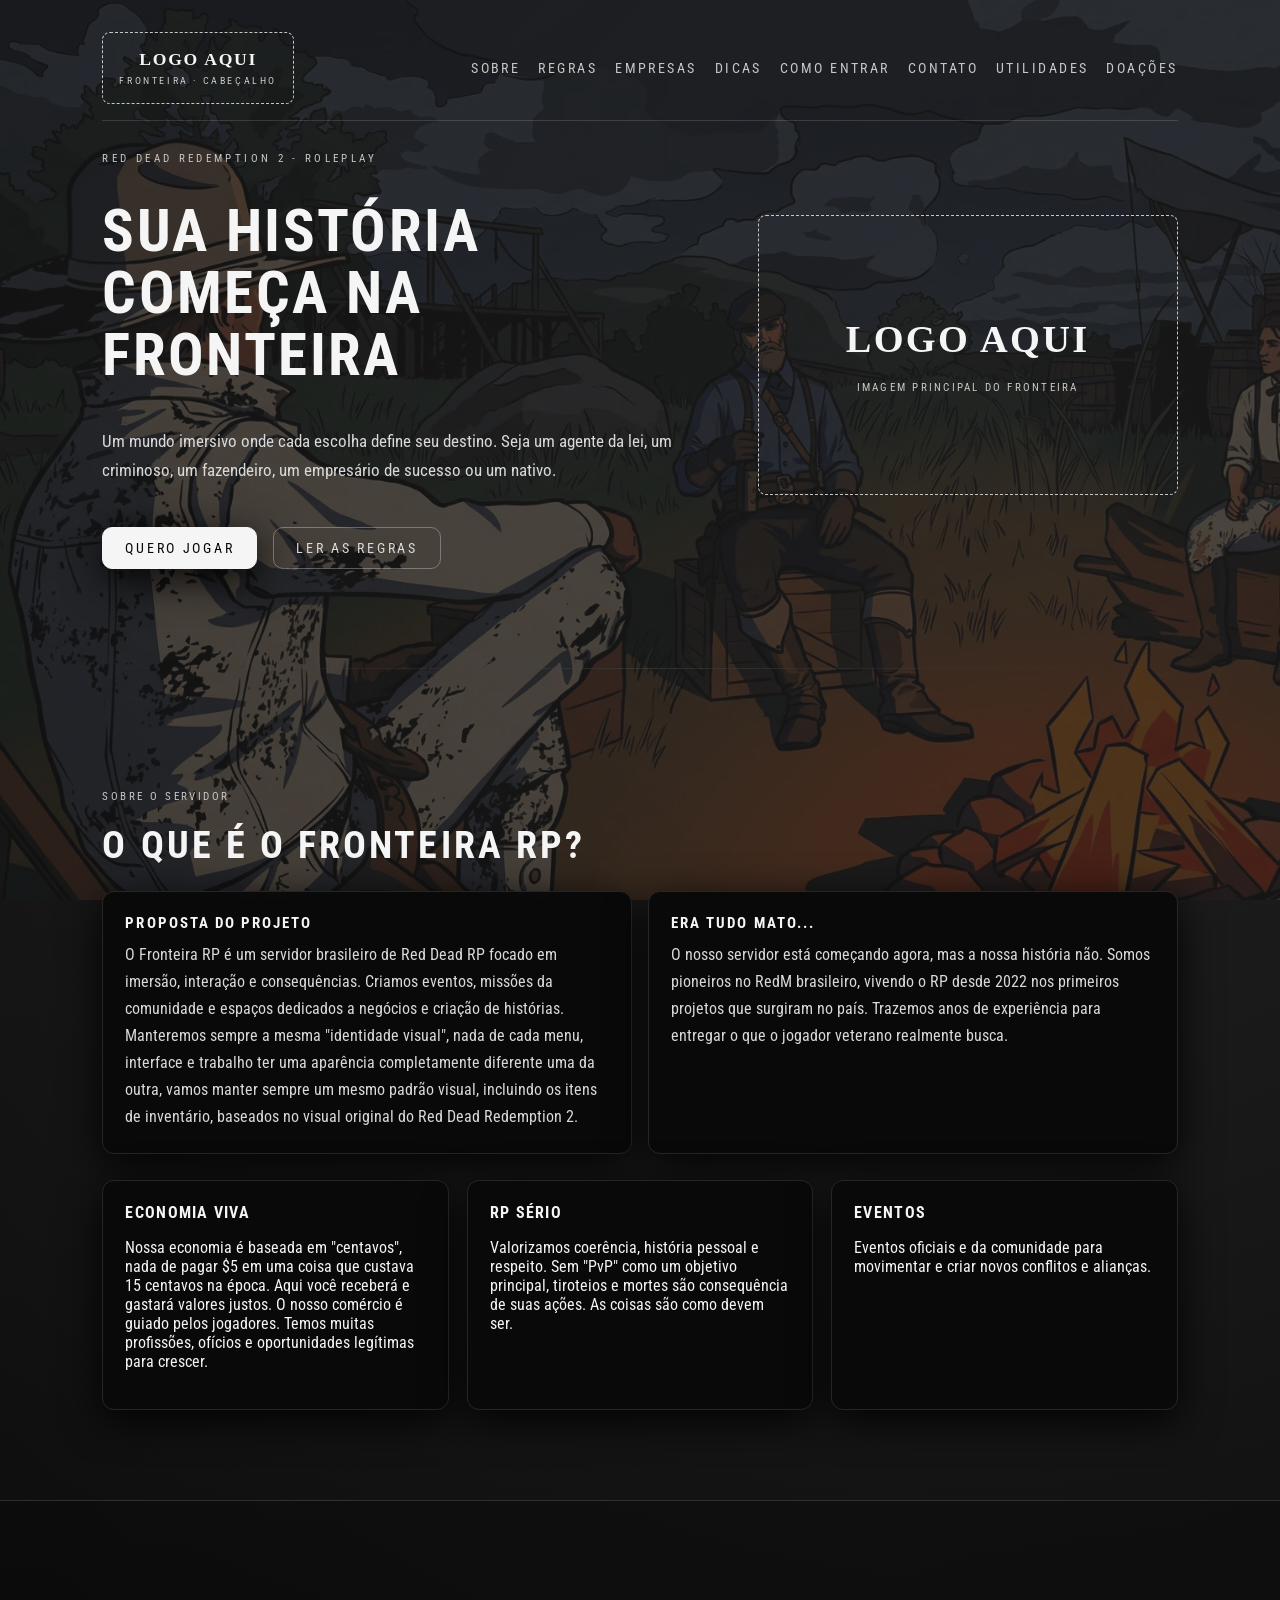
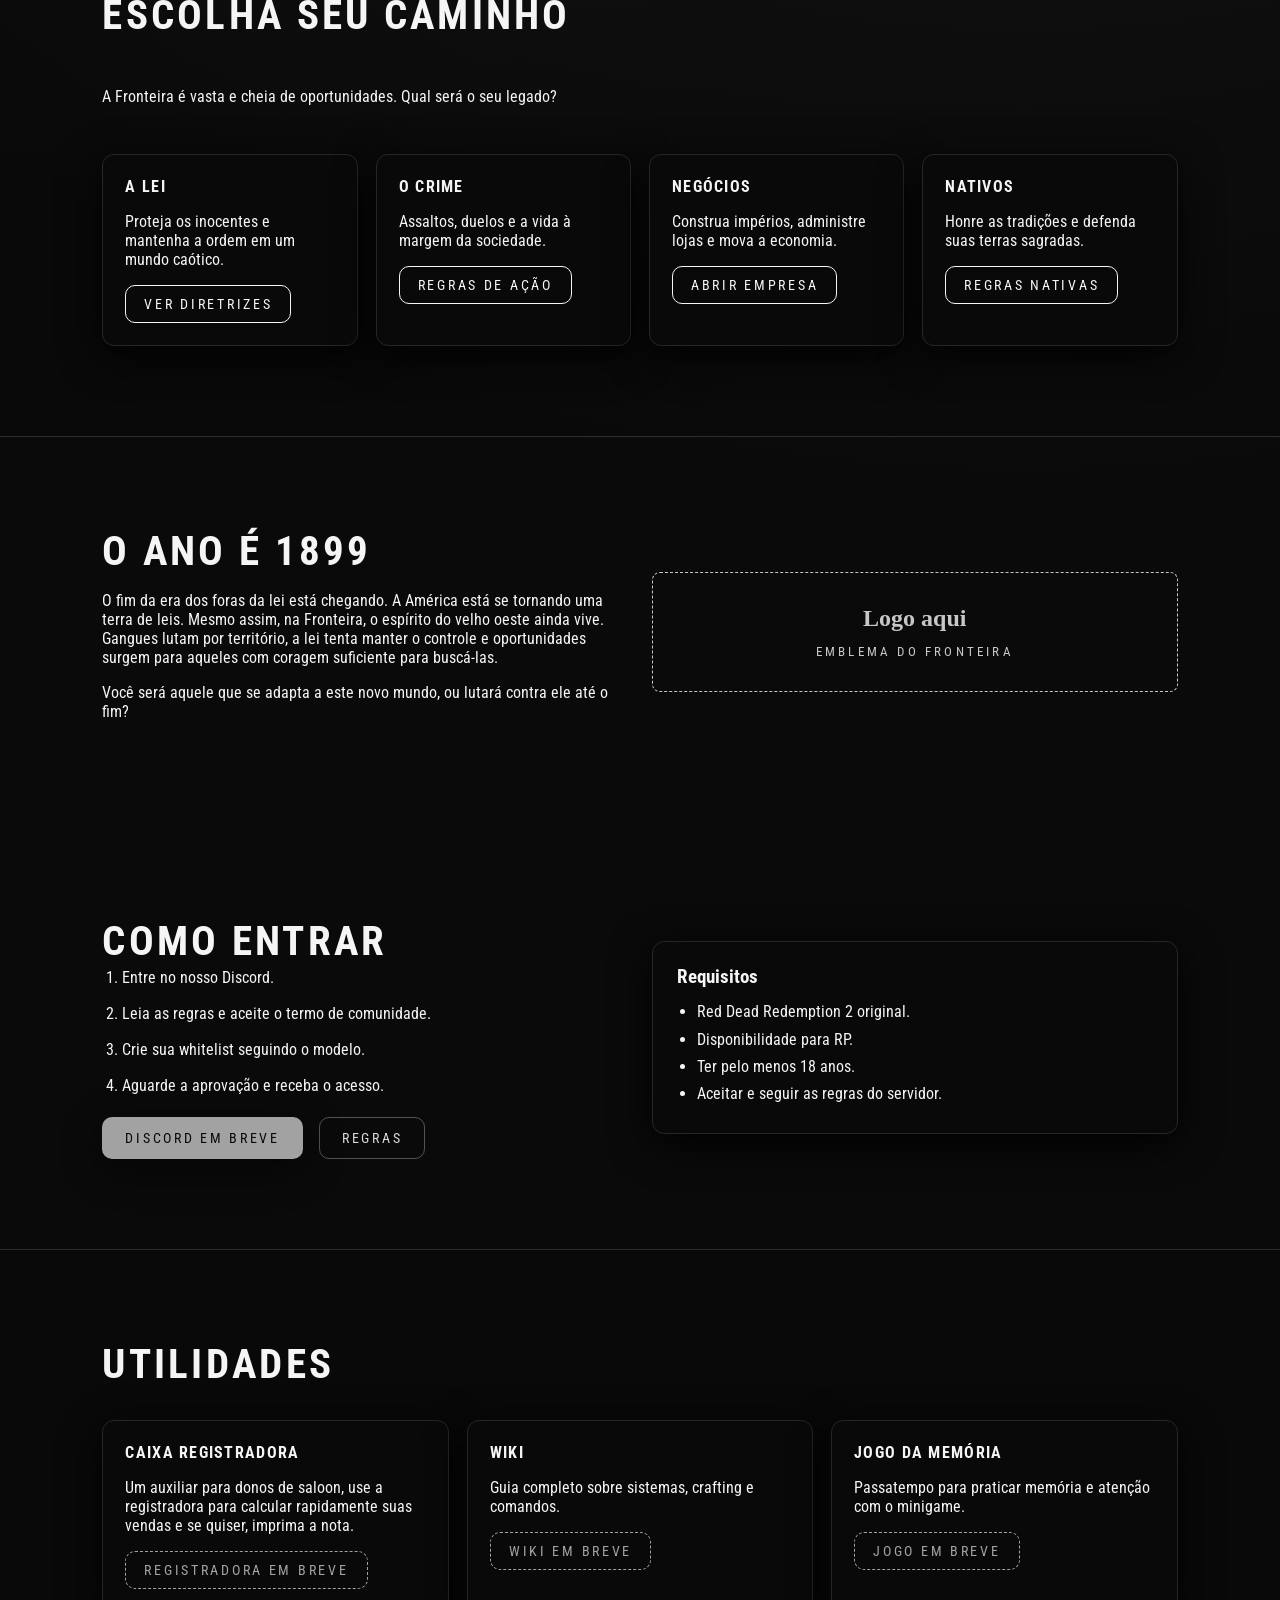
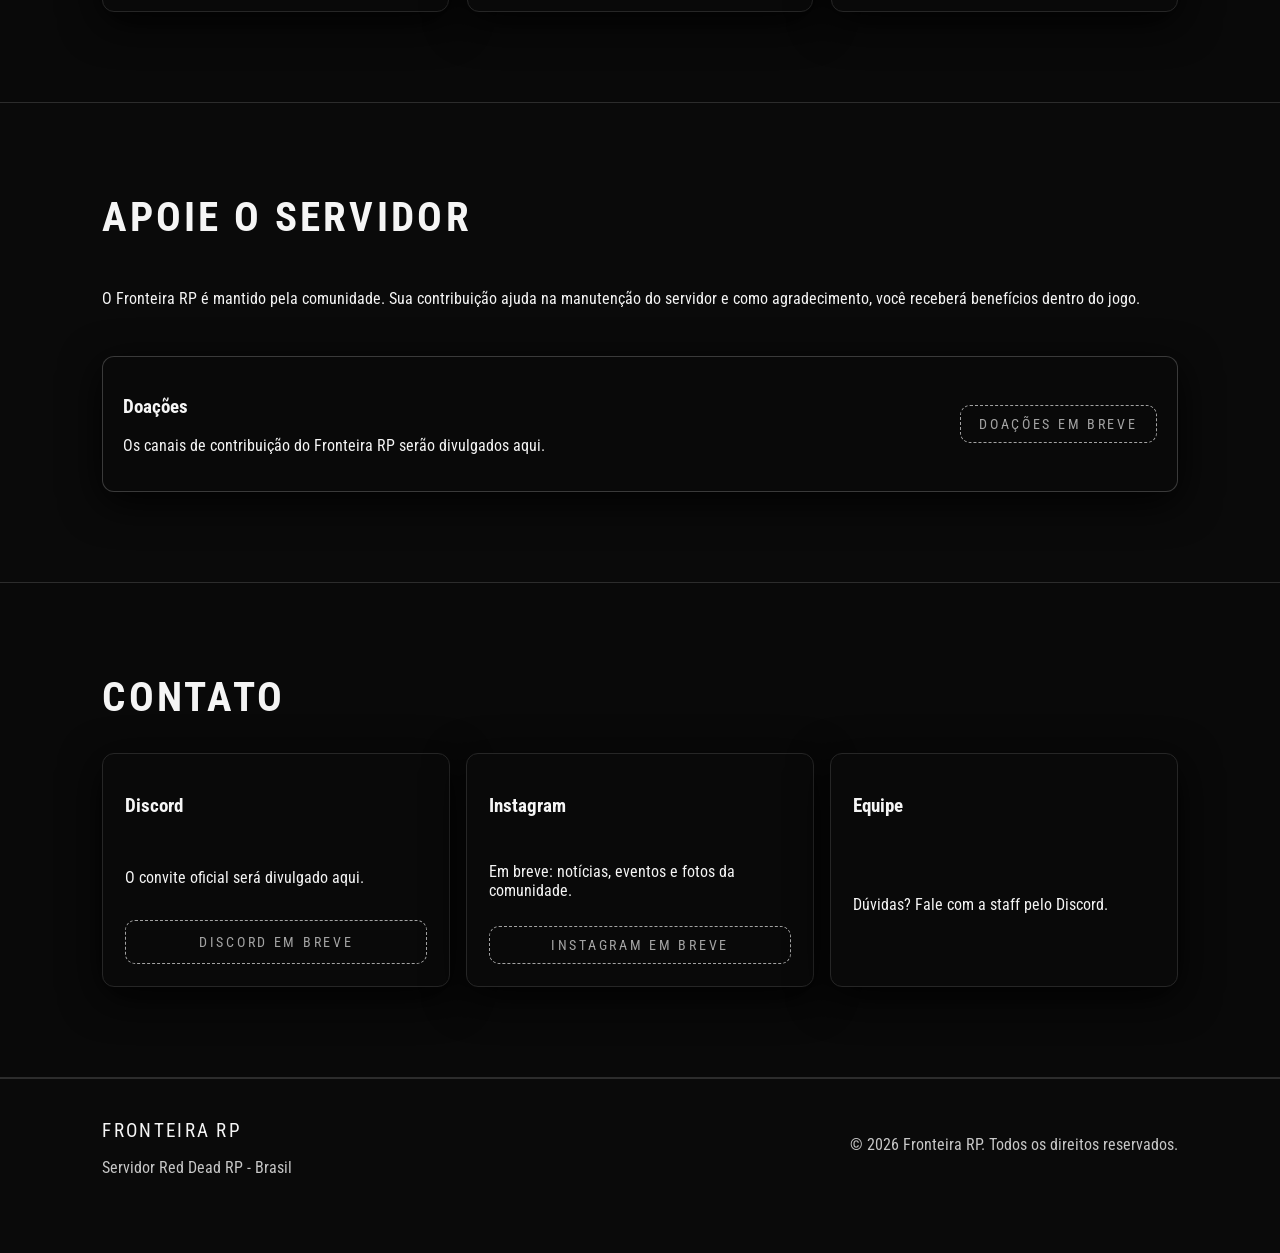
<file: index.html>
<!doctype html>
<html lang="pt-br">

<head>
  <meta charset="utf-8" />
  <meta name="viewport" content="width=device-width, initial-scale=1" />
  <title>Fronteira RP | Servidor Red Dead RP Brasil</title>
  <meta name="description"
    content="Servidor brasileiro de Red Dead RP com foco em roleplay sério, economia viva, eventos da comunidade e experiência imersiva no Velho Oeste." />
  <meta name="theme-color" content="#0a0a0a" />
  <link rel="preconnect" href="https://fonts.googleapis.com" />
  <link rel="preconnect" href="https://fonts.gstatic.com" crossorigin />
  <link
    href="https://fonts.googleapis.com/css2?family=Roboto+Condensed:wght@300;400;700&display=swap"
    rel="stylesheet" />
  <link rel="stylesheet" href="styles.css" />
</head>

<body>
  <a class="skip-link" href="#conteudo">Pular para o conteúdo</a>
  <div class="bg-layer bg-a" aria-hidden="true"></div>
  <div class="bg-layer bg-b" aria-hidden="true"></div>
  <header class="hero home-hero">
    <nav class="nav" aria-label="Navegação principal">
      <a class="hero-badge hero-badge-link" href="index.html" aria-label="Voltar ao topo da página principal">
        <!-- Substituir este aviso pela imagem da logo do cabeçalho. -->
        <span class="brand logo-placeholder"><strong>Logo aqui</strong><span>Fronteira · Cabeçalho</span></span>
      </a>
      <div class="nav-links">
        <a href="#sobre">Sobre</a>
        <a href="regras.html">Regras</a>
        <a href="empresas.html">Empresas</a>
        <a href="dicas.html">Dicas</a>
        <a href="#como-entrar">Como Entrar</a>
        <a href="#contato">Contato</a>
        <a href="#utilidades">Utilidades</a>
        <a href="#doacoes">Doações</a>
      </div>
    </nav>
    <div class="hero-main">
      <div class="hero-content">
        <p class="eyebrow">Red Dead Redemption 2 - Roleplay</p>
        <h1>Sua história começa na Fronteira</h1>
        <p class="lead">
          Um mundo imersivo onde cada escolha define seu destino.
          Seja um agente da lei, um criminoso, um fazendeiro, um empresário de sucesso ou um nativo.
        </p>
        <div class="hero-actions">
          <a class="btn primary" href="#como-entrar">Quero jogar</a>
          <a class="btn ghost" href="regras.html">Ler as regras</a>
        </div>
      </div>
      <div class="hero-side" aria-hidden="true">
        <!-- Substituir este aviso pela imagem principal da marca. -->
        <div class="frontier-seal logo-placeholder"><strong>Logo aqui</strong><span>Imagem principal do Fronteira</span></div>
      </div>
    </div>
  </header>

  <main id="conteudo" tabindex="-1">
    <section id="sobre" class="section">
      <div class="section-inner">
        <div class="about-head">
          <p class="eyebrow">Sobre o servidor</p>
          <h2>O que é o Fronteira RP?</h2>
        </div>
        <div class="about-story">
          <article class="about-block">
            <h3>Proposta do projeto</h3>
            <p>
              O Fronteira RP é um servidor brasileiro de Red Dead RP focado em
              imersão, interação e consequências. Criamos eventos,
              missões da comunidade e espaços dedicados a negócios e criação de histórias.
              Manteremos sempre a mesma "identidade visual", nada de cada menu, interface e trabalho ter uma aparência
              completamente diferente uma da outra, vamos manter sempre um mesmo padrão visual, incluindo os itens de
              inventário, baseados no visual original do Red Dead Redemption 2.
            </p>
          </article>
          <article class="about-block">
            <h3>Era tudo mato...</h3>
            <p>
              O nosso servidor está começando agora, mas a nossa história não.
              Somos pioneiros no RedM brasileiro, vivendo o RP desde 2022 nos
              primeiros projetos que surgiram no país. Trazemos anos de
              experiência para entregar o que o jogador veterano realmente busca.
            </p>
          </article>
        </div>
        <div class="cards">
          <article class="card">
            <h3>Economia viva</h3>
            <p>
              Nossa economia é baseada em "centavos", nada de pagar $5 em uma coisa que custava 15 centavos na época. Aqui você
              receberá e gastará valores justos. O nosso comércio é guiado pelos jogadores. Temos muitas profissões,
              ofícios e
              oportunidades legítimas para crescer.
            </p>
          </article>
          <article class="card">
            <h3>RP sério</h3>
            <p>
              Valorizamos coerência, história pessoal e respeito. Sem
              "PvP" como um objetivo principal, tiroteios e mortes são consequência de suas ações. As coisas são como
              devem ser.
            </p>
          </article>
          <article class="card">
            <h3>Eventos</h3>
            <p>
              Eventos oficiais e da comunidade para movimentar e
              criar novos conflitos e alianças.
            </p>
          </article>
        </div>
      </div>
    </section>

    <section class="section alt">
      <div class="section-inner">
        <h2>Escolha seu Caminho</h2>
        <p>A Fronteira é vasta e cheia de oportunidades. Qual será o seu legado?</p>

        <div class="cards">
          <article class="card">
            <h3>A Lei</h3>
            <p>Proteja os inocentes e mantenha a ordem em um mundo caótico.</p>
            <a href="diretrizes-lei.html" class="btn small">Ver diretrizes</a>
          </article>
          <article class="card">
            <h3>O Crime</h3>
            <p>Assaltos, duelos e a vida à margem da sociedade.</p>
            <a href="regras.html" class="btn small">Regras de Ação</a>
          </article>
          <article class="card">
            <h3>Negócios</h3>
            <p>Construa impérios, administre lojas e mova a economia.</p>
            <a href="empresas.html" class="btn small">Abrir empresa</a>
          </article>
          <article class="card">
            <h3>Nativos</h3>
            <p>Honre as tradições e defenda suas terras sagradas.</p>
            <a href="regras.html" class="btn small">Regras Nativas</a>
          </article>
        </div>
      </div>
    </section>

    <section class="section">
      <div class="section-inner">
        <div class="split">
          <div>
            <h2>O Ano é 1899</h2>
            <p>O fim da era dos foras da lei está chegando. A América está se tornando uma terra de leis.
              Mesmo assim, na Fronteira, o espírito do velho oeste ainda vive. Gangues lutam por território,
              a lei tenta manter o controle e oportunidades surgem para aqueles com coragem suficiente para buscá-las.
            </p>
            <p>Você será aquele que se adapta a este novo mundo, ou lutará contra ele até o fim?</p>
          </div>
          <div>
            <!-- Substituir o aviso por uma imagem dentro de .era-mark. -->
            <div class="era-mark logo-placeholder" aria-hidden="true"><strong>Logo aqui</strong><span>Emblema do Fronteira</span></div>
          </div>
        </div>
      </div>
    </section>

    <section id="como-entrar" class="section">
      <div class="section-inner split">
        <div>
          <h2>Como Entrar</h2>
          <ol class="steps">
            <li>Entre no nosso Discord.</li>
            <li>Leia as regras e aceite o termo de comunidade.</li>
            <li>Crie sua whitelist seguindo o modelo.</li>
            <li>Aguarde a aprovação e receba o acesso.</li>
          </ol>
          <div class="hero-actions">
            <a class="btn primary" data-site-link="discord" aria-disabled="true" role="link">Discord em breve</a>
            <a class="btn ghost" href="regras.html">Regras</a>
          </div>
        </div>
        <div class="panel">
          <h3>Requisitos</h3>
          <ul>
            <li>Red Dead Redemption 2 original.</li>
            <li>Disponibilidade para RP.</li>
            <li>Ter pelo menos 18 anos.</li>
            <li>Aceitar e seguir as regras do servidor.</li>
          </ul>
        </div>
      </div>
    </section>

    <section id="utilidades" class="section alt">
      <div class="section-inner">
        <h2>Utilidades</h2>
        <div class="cards">
          <article class="card">
            <h3>Caixa Registradora</h3>
            <p>Um auxiliar para donos de saloon, use a registradora para calcular rapidamente suas vendas e se quiser,
              imprima a nota.</p>
            <a class="btn small" data-site-link="register" aria-disabled="true" role="link">Registradora em breve</a>
          </article>
          <article class="card">
            <h3>Wiki</h3>
            <p>Guia completo sobre sistemas, crafting e comandos.</p>
            <a class="btn small" data-site-link="wiki" aria-disabled="true" role="link">Wiki em breve</a>
          </article>
          <article class="card">
            <h3>Jogo da Memória</h3>
            <p>Passatempo para praticar memória e atenção com o minigame.</p>
            <a class="btn small" data-site-link="memory" aria-disabled="true" role="link">Jogo em breve</a>
          </article>
        </div>
      </div>
    </section>

    <section id="doacoes" class="section">
      <div class="section-inner">
        <h2>Apoie o Servidor</h2>
        <p>
          O Fronteira RP é mantido pela comunidade.
          Sua contribuição ajuda na manutenção do servidor e como agradecimento, você receberá benefícios dentro do
          jogo.
        </p>
        <div class="callout">
          <div>
            <h3>Doações</h3>
            <p>Os canais de contribuição do Fronteira RP serão divulgados aqui.</p>
          </div>
          <a class="btn small" data-site-link="donations" aria-disabled="true" role="link">Doações em breve</a>
        </div>
      </div>
    </section>

    <section id="contato" class="section alt">
      <div class="section-inner">
        <h2>Contato</h2>
        <div class="contact-grid">
          <div class="contact-card">
            <h3>Discord</h3>
            <p>O convite oficial será divulgado aqui.</p>
            <a class="btn small" data-site-link="discord" aria-disabled="true" role="link">Discord em breve</a>
          </div>
          <div class="contact-card">
            <h3>Instagram</h3>
            <p>Em breve: notícias, eventos e fotos da comunidade.</p>
            <a class="btn small" data-site-link="instagram" aria-disabled="true" role="link">Instagram em breve</a>
          </div>
          <div class="contact-card">
            <h3>Equipe</h3>
            <p>Dúvidas? Fale com a staff pelo Discord.</p>
          </div>
        </div>
      </div>
    </section>
  </main>

  <footer class="footer">
    <div class="footer-inner">
      <div>
        <div class="logo small">Fronteira RP</div>
        <p class="muted">Servidor Red Dead RP - Brasil</p>
      </div>
      <p class="muted">© 2026 Fronteira RP. Todos os direitos reservados.</p>
    </div>
  </footer>

  <script src="site-config.js" defer></script>
  <script src="script.js" defer></script>
</body>

</html>
</file>
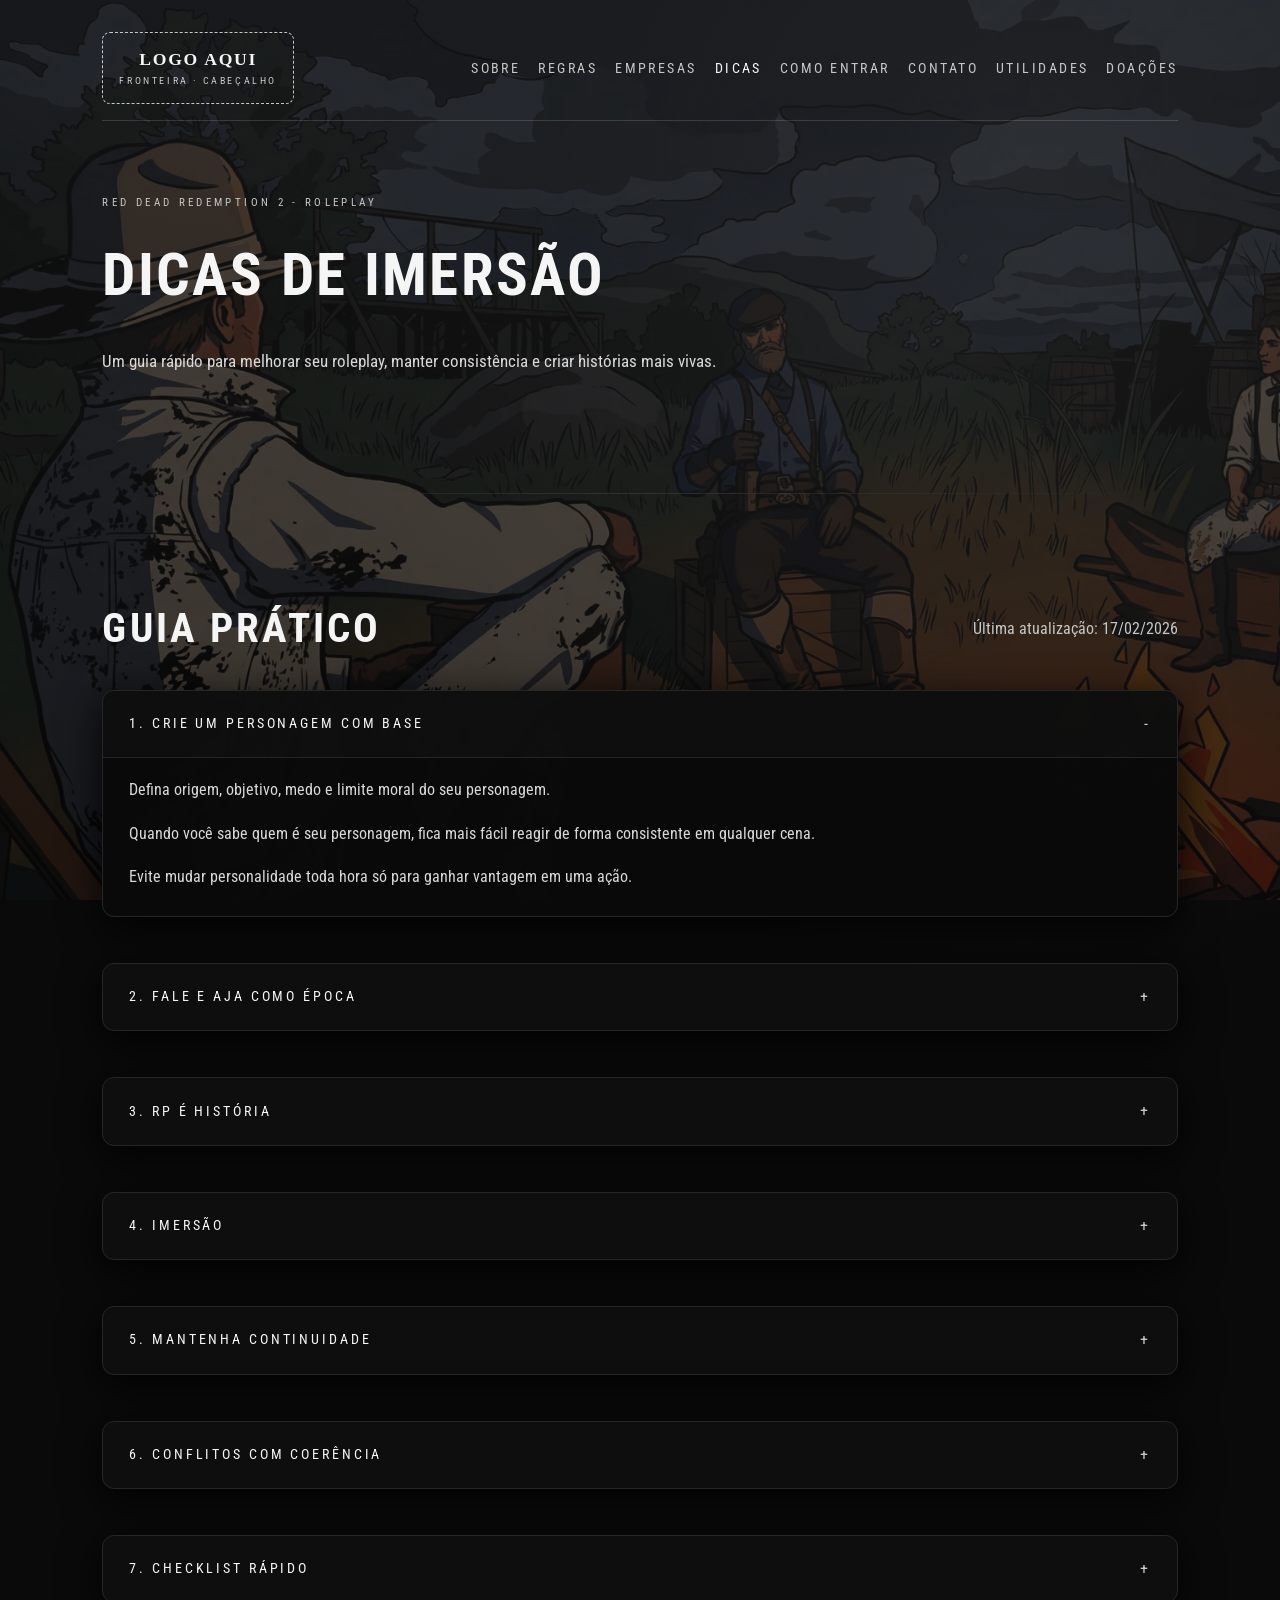
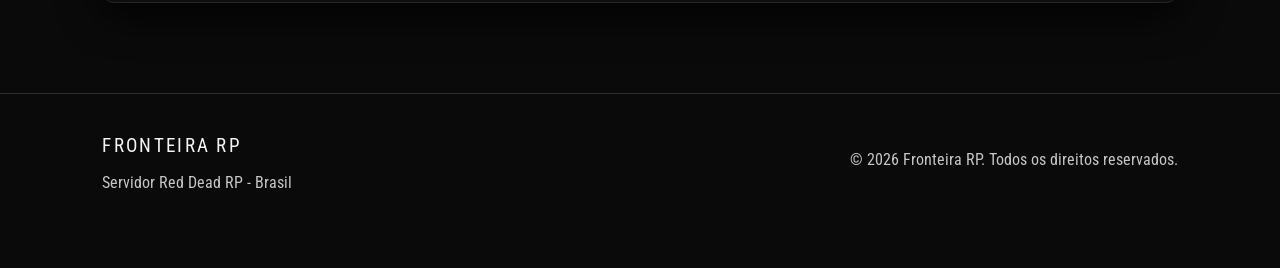
<file: dicas.html>
<!doctype html>
<html lang="pt-br">

<head>
  <meta charset="utf-8" />
  <meta name="viewport" content="width=device-width, initial-scale=1" />
  <title>Dicas de Imersão | Fronteira RP</title>
  <meta name="description"
    content="Dicas práticas para melhorar seu roleplay no Fronteira RP: imersão, construção de personagem, conflito, continuidade e boas práticas em ação." />
  <meta name="theme-color" content="#0a0a0a" />
  <link rel="preconnect" href="https://fonts.googleapis.com" />
  <link rel="preconnect" href="https://fonts.gstatic.com" crossorigin />
  <link
    href="https://fonts.googleapis.com/css2?family=Roboto+Condensed:wght@300;400;700&display=swap"
    rel="stylesheet" />
  <link rel="stylesheet" href="styles.css" />
</head>

<body>
  <a class="skip-link" href="#conteudo">Pular para o conteúdo</a>
  <div class="bg-layer bg-a" aria-hidden="true"></div>
  <div class="bg-layer bg-b" aria-hidden="true"></div>
  <header class="hero">
    <nav class="nav" aria-label="Navegação principal">
      <a class="hero-badge hero-badge-link" href="index.html" aria-label="Ir para a página inicial">
        <!-- Substituir este aviso pela imagem da logo do cabeçalho. -->
        <span class="brand logo-placeholder"><strong>Logo aqui</strong><span>Fronteira · Cabeçalho</span></span>
      </a>
      <div class="nav-links">
        <a href="index.html#sobre">Sobre</a>
        <a href="regras.html">Regras</a>
        <a href="empresas.html">Empresas</a>
        <a href="dicas.html" class="active" aria-current="page">Dicas</a>
        <a href="index.html#como-entrar">Como Entrar</a>
        <a href="index.html#contato">Contato</a>
        <a href="index.html#utilidades">Utilidades</a>
        <a href="index.html#doacoes">Doações</a>
      </div>
    </nav>
    <div class="hero-content">
      <p class="eyebrow">Red Dead Redemption 2 - Roleplay</p>
      <h1>Dicas de Imersão</h1>
      <p class="lead">
        Um guia rápido para melhorar seu roleplay, manter consistência e criar histórias mais vivas.
      </p>
    </div>
  </header>

  <main id="conteudo" tabindex="-1">
    <section class="section">
      <div class="section-inner">
        <div class="rules-head">
          <h2>Guia Prático</h2>
          <p class="muted section-updated">Última
            atualização: 17/02/2026</p>
        </div>

        <details class="rules-block" open>
          <summary>1. Crie um personagem com base</summary>
          <div class="rules-content">
            <p>Defina origem, objetivo, medo e limite moral do seu personagem.</p>
            <p>Quando você sabe quem é seu personagem, fica mais fácil reagir de forma consistente em qualquer cena.</p>
            <p>Evite mudar personalidade toda hora só para ganhar vantagem em uma ação.</p>
          </div>
        </details>

        <details class="rules-block">
          <summary>2. Fale e aja como época</summary>
          <div class="rules-content">
            <p>Prefira linguagem simples e condizente com o Velho Oeste.</p>
            <p>Evite termos modernos e jargões fora de RP, principalmente no meio de ações importantes.</p>
            <p>Pequenos detalhes de fala elevam muito a imersão para todos ao redor.</p>
          </div>
        </details>

        <details class="rules-block">
          <summary>3. RP é história</summary>
          <div class="rules-content">
            <p>Nem toda discussão precisa terminar com tiroteio.</p>
            <p>Negociação, recuo estratégico e consequências narrativas quase sempre criam cenas melhores.</p>
            <p>Jogue para contar uma boa história, não para "ser o melhor".</p>
            <p>Aproveite cada segundo, o RP acontece antes, durante e depois de ações, não só no momento final delas.
            </p>

          </div>
        </details>

        <details class="rules-block">
          <summary>4. Imersão</summary>
          <div class="rules-content">
            <p>Evite deixar o personagem parado no meio da cidade. As pessoas podem interagir com você a qualquer
              momento e você não corresponder, quebra a imersão.</p>
            <p>Se por exemplo, você precisa ir ao banheiro na vida real, leve seu personagem para um local mais isolado
              e se quiser, use animações para interpretar o que você está fazendo, como mijar em uma árvore no RP enquano
              você está realmente indo no banheiro. Alguém pergunta por você e seus amigos respondem "foi mijar" e de
              fato você está lá. São coisas simples mas que auxiliam na história e imersão. Se precisar sair para
              jantar, vá até um saloon, sente em uma mesa e coma algo, use as animações para representar.</p>
            <p>Em interrogatório, assalto ou discussão, todo mundo precisa ter chance de interpretar.</p>
            <p>Quanto mais colaborativo, melhor a cena para todos os lados.</p>
          </div>
        </details>

        <details class="rules-block">
          <summary>5. Mantenha continuidade</summary>
          <div class="rules-content">
            <p>Se seu personagem foi ferido, assustado ou ameaçado, carregue isso por um tempo.</p>
            <p>Guardar memória das consequências deixa o mundo mais crível e vivo.</p>
            <p>Faça referências a eventos passados nas conversas para fortalecer narrativa.</p>
          </div>
        </details>

        <details class="rules-block">
          <summary>6. Conflitos com coerência</summary>
          <div class="rules-content">
            <p>Antes de agir, pense: "meu personagem faria isso?"</p>
            <p>Decisões extremas devem ter contexto forte, motivo claro e preparação.</p>
            <p>Coerência gera respeito e evita denúncias.</p>
          </div>
        </details>

        <details class="rules-block">
          <summary>7. Checklist rápido </summary>
          <div class="rules-content">
            <ul class="rules-list">
              <li>Meu personagem tem motivo real para agir?</li>
              <li>Estou usando linguagem e postura condizentes com a cena?</li>
              <li>Se der errado, vou manter as consequências em RP?</li>
            </ul>
          </div>
        </details>
      </div>
    </section>
  </main>

  <footer class="footer">
    <div class="footer-inner">
      <div>
        <div class="logo small">Fronteira RP</div>
        <p class="muted">Servidor Red Dead RP - Brasil</p>
      </div>
      <p class="muted">© 2026 Fronteira RP. Todos os direitos reservados.</p>
    </div>
  </footer>

  <script src="site-config.js" defer></script>
  <script src="script.js" defer></script>
</body>

</html>
</file>
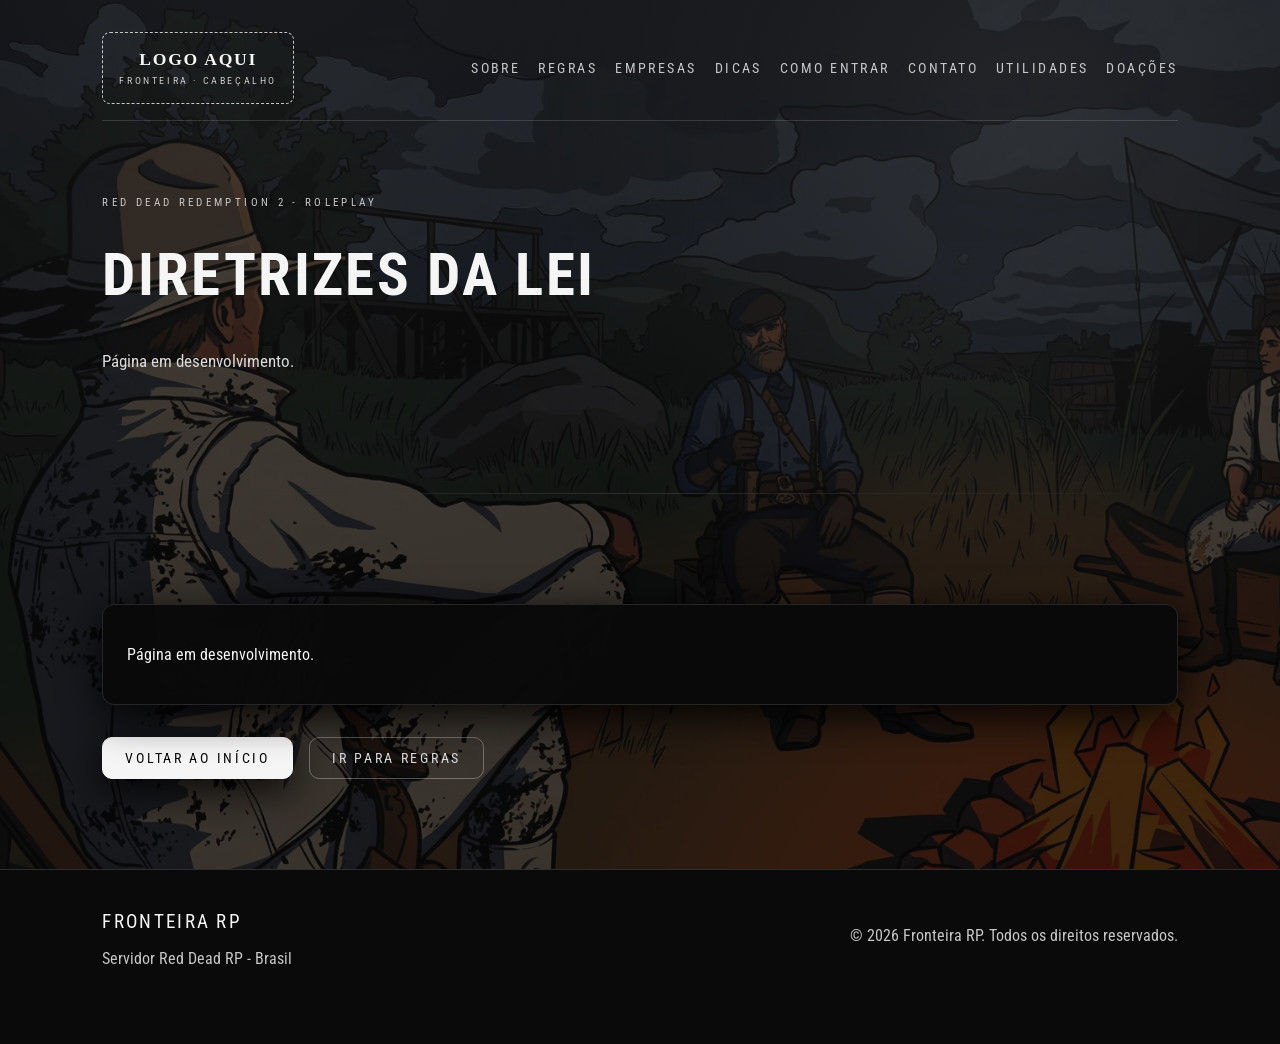
<file: diretrizes-lei.html>
<!doctype html>
<html lang="pt-br">

<head>
  <meta charset="utf-8" />
  <meta name="viewport" content="width=device-width, initial-scale=1" />
  <title>Diretrizes da Lei | Fronteira RP</title>
  <meta name="description" content="Diretrizes da Lei no Fronteira RP." />
  <meta name="theme-color" content="#0a0a0a" />
  <link rel="preconnect" href="https://fonts.googleapis.com" />
  <link rel="preconnect" href="https://fonts.gstatic.com" crossorigin />
  <link
    href="https://fonts.googleapis.com/css2?family=Roboto+Condensed:wght@300;400;700&display=swap"
    rel="stylesheet" />
  <link rel="stylesheet" href="styles.css" />
</head>

<body>
  <a class="skip-link" href="#conteudo">Pular para o conteúdo</a>
  <div class="bg-layer bg-a" aria-hidden="true"></div>
  <div class="bg-layer bg-b" aria-hidden="true"></div>
  <header class="hero">
    <nav class="nav" aria-label="Navegação principal">
      <a class="hero-badge hero-badge-link" href="index.html" aria-label="Ir para a página inicial">
        <!-- Substituir este aviso pela imagem da logo do cabeçalho. -->
        <span class="brand logo-placeholder"><strong>Logo aqui</strong><span>Fronteira · Cabeçalho</span></span>
      </a>
      <div class="nav-links">
        <a href="index.html#sobre">Sobre</a>
        <a href="regras.html">Regras</a>
        <a href="empresas.html">Empresas</a>
        <a href="dicas.html">Dicas</a>
        <a href="index.html#como-entrar">Como Entrar</a>
        <a href="index.html#contato">Contato</a>
        <a href="index.html#utilidades">Utilidades</a>
        <a href="index.html#doacoes">Doações</a>
      </div>
    </nav>
    <div class="hero-content">
      <p class="eyebrow">Red Dead Redemption 2 - Roleplay</p>
      <h1>Diretrizes da Lei</h1>
      <p class="lead">P&aacute;gina em desenvolvimento.</p>
    </div>
  </header>

  <main id="conteudo" tabindex="-1">
    <section class="section">
      <div class="section-inner">
        <div class="panel">
          <p>P&aacute;gina em desenvolvimento.</p>
        </div>
        <div class="hero-actions">
          <a class="btn primary" href="index.html">Voltar ao início</a>
          <a class="btn ghost" href="regras.html">Ir para regras</a>
        </div>
      </div>
    </section>
  </main>

  <footer class="footer">
    <div class="footer-inner">
      <div>
        <div class="logo small">Fronteira RP</div>
        <p class="muted">Servidor Red Dead RP - Brasil</p>
      </div>
      <p class="muted">&copy; 2026 Fronteira RP. Todos os direitos reservados.</p>
    </div>
  </footer>

  <script src="site-config.js" defer></script>
  <script src="script.js" defer></script>
</body>

</html>
</file>
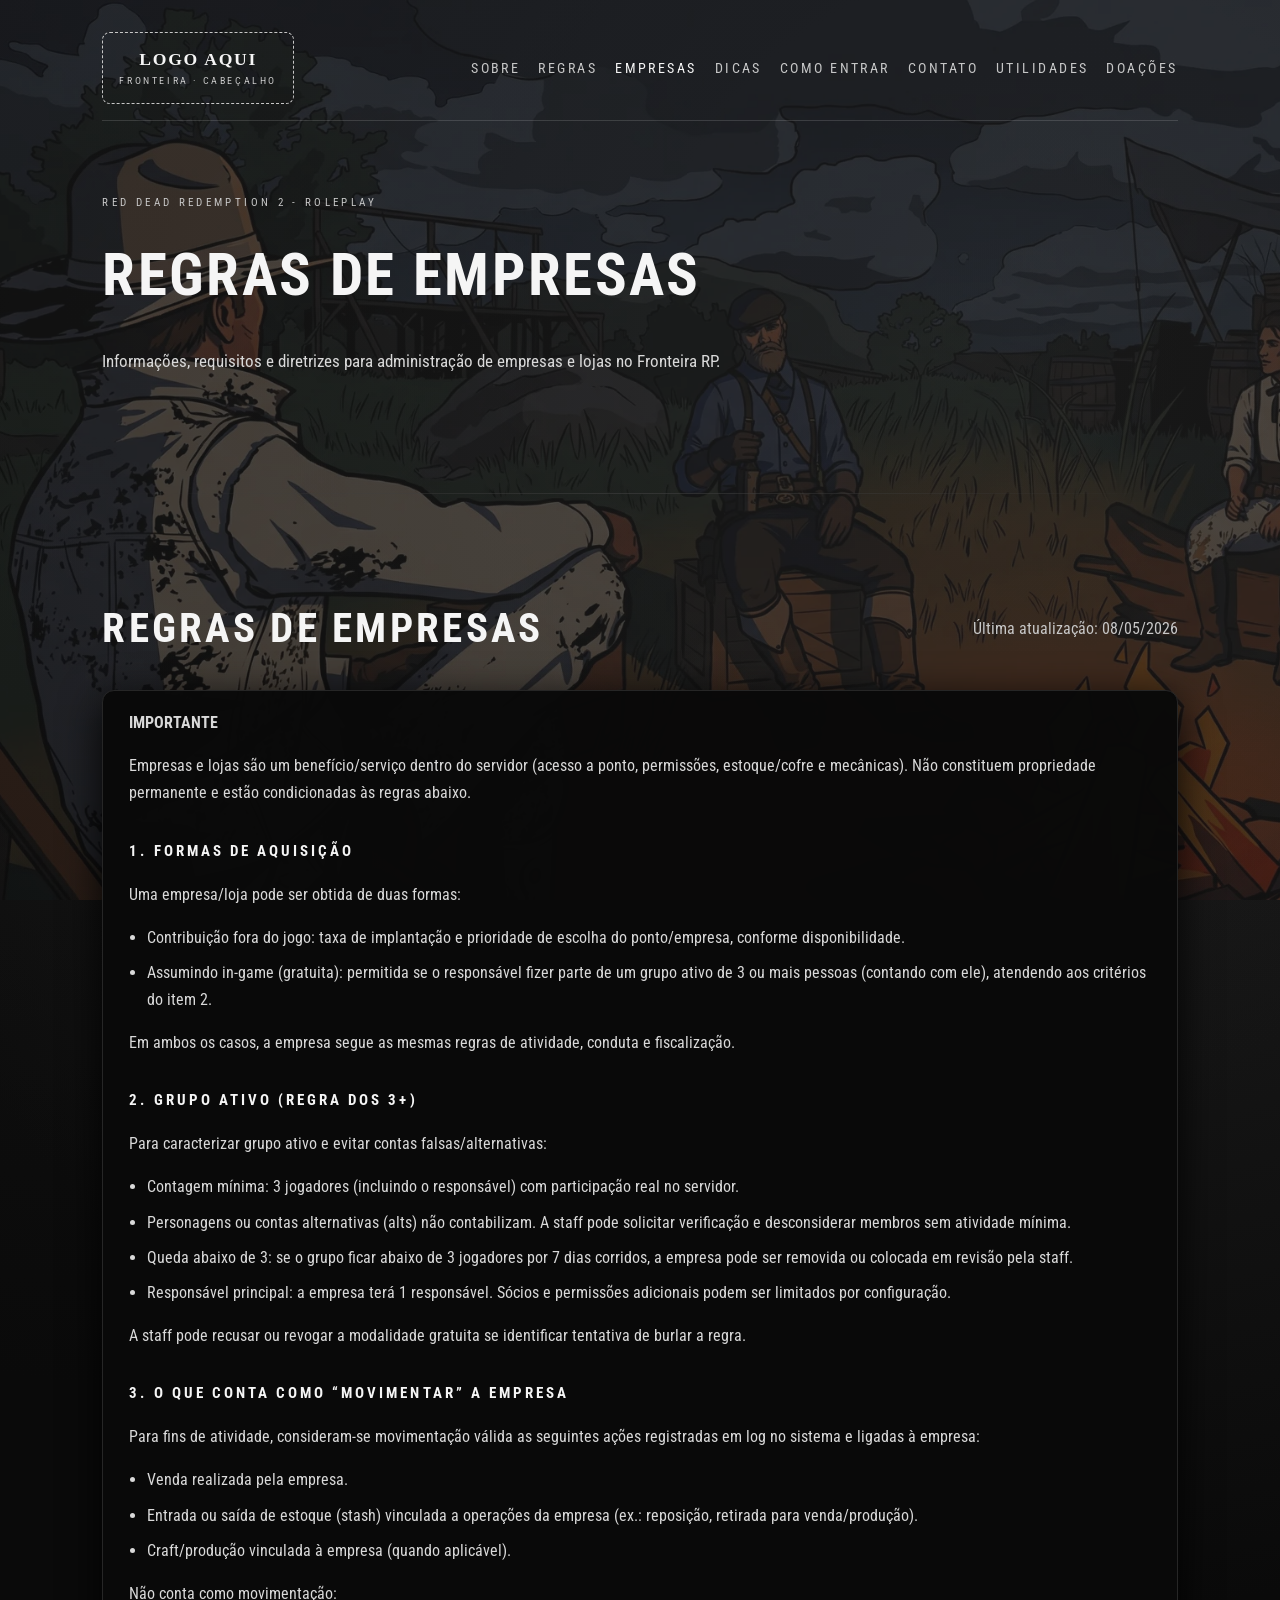
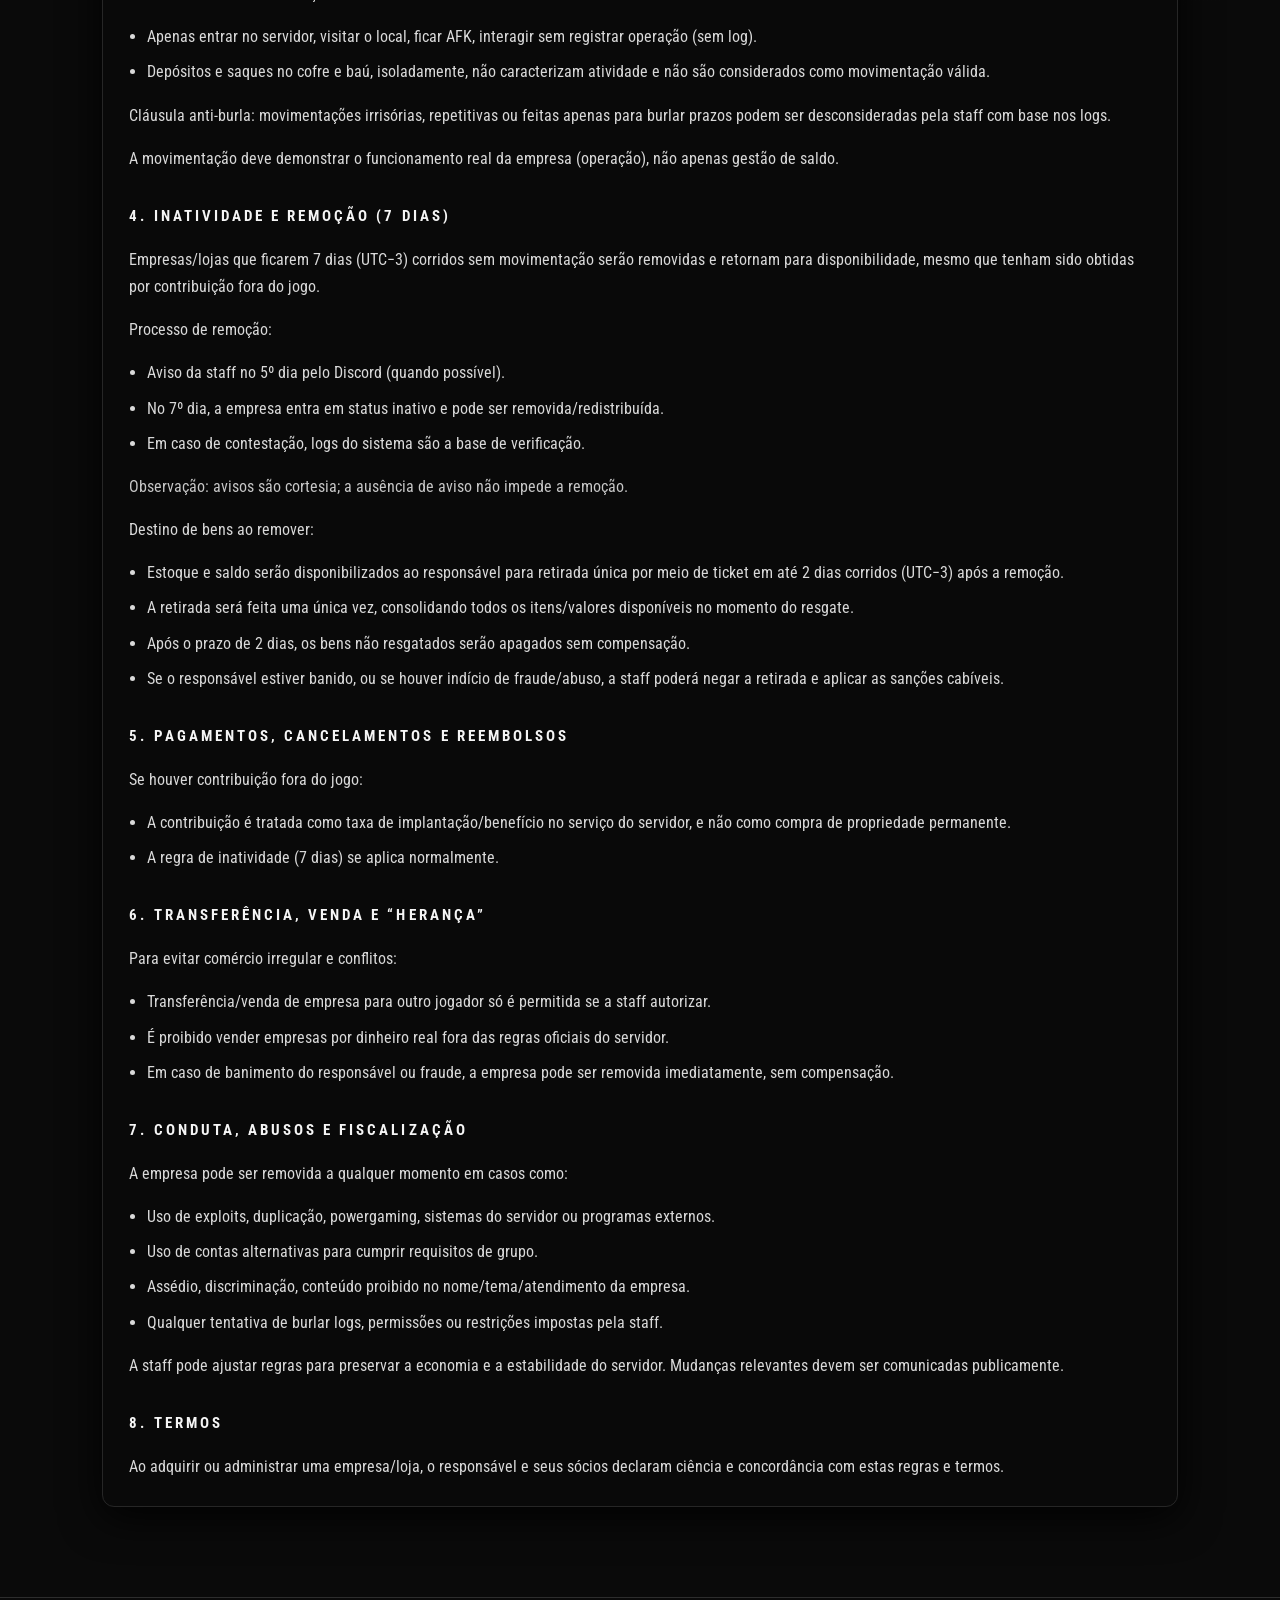
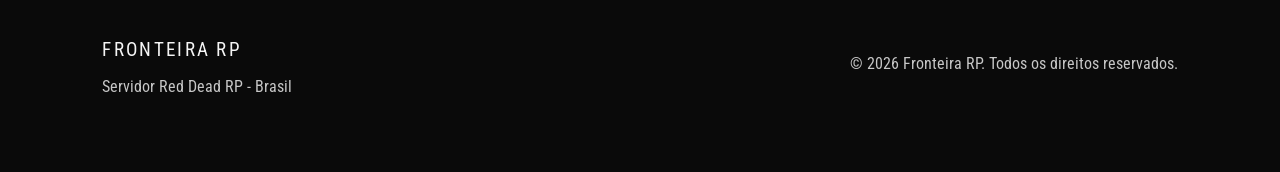
<file: empresas.html>
<!doctype html>
<html lang="pt-br">

<head>
  <meta charset="utf-8" />
  <meta name="viewport" content="width=device-width, initial-scale=1" />
  <title>Regras de Empresas | Fronteira RP</title>
  <meta name="description"
    content="Diretrizes para empresas e lojas no Fronteira RP: aquisição, atividade mínima, inatividade, fiscalização e conduta." />
  <meta name="theme-color" content="#0a0a0a" />
  <link rel="preconnect" href="https://fonts.googleapis.com" />
  <link rel="preconnect" href="https://fonts.gstatic.com" crossorigin />
  <link
    href="https://fonts.googleapis.com/css2?family=Roboto+Condensed:wght@300;400;700&display=swap"
    rel="stylesheet" />
  <link rel="stylesheet" href="styles.css" />
</head>

<body>
  <a class="skip-link" href="#conteudo">Pular para o conteúdo</a>
  <div class="bg-layer bg-a" aria-hidden="true"></div>
  <div class="bg-layer bg-b" aria-hidden="true"></div>
  <header class="hero">
    <nav class="nav" aria-label="Navegação principal">
      <a class="hero-badge hero-badge-link" href="index.html" aria-label="Ir para a página inicial">
        <!-- Substituir este aviso pela imagem da logo do cabeçalho. -->
        <span class="brand logo-placeholder"><strong>Logo aqui</strong><span>Fronteira · Cabeçalho</span></span>
      </a>
      <div class="nav-links">
        <a href="index.html#sobre">Sobre</a>
        <a href="regras.html">Regras</a>
        <a href="empresas.html" class="active" aria-current="page">Empresas</a>
        <a href="dicas.html">Dicas</a>
        <a href="index.html#como-entrar">Como Entrar</a>
        <a href="index.html#contato">Contato</a>
        <a href="index.html#utilidades">Utilidades</a>
        <a href="index.html#doacoes">Doações</a>
      </div>
    </nav>
    <div class="hero-content">
      <p class="eyebrow">Red Dead Redemption 2 - Roleplay</p>
      <h1>Regras de Empresas</h1>
      <p class="lead">
        Informações, requisitos e diretrizes para administração de empresas e
        lojas no Fronteira RP.
      </p>
    </div>
  </header>

  <main id="conteudo" tabindex="-1">
    <section class="section">
      <div class="section-inner">
        <div class="rules-head">
          <h2>Regras de Empresas</h2>
          <p class="muted section-updated">Última atualização: 08/05/2026</p>
        </div>
        <div class="rules-block">
          <div class="rules-content">
            <p><strong>IMPORTANTE</strong></p>
            <p>
              Empresas e lojas são um benefício/serviço dentro do servidor
              (acesso a ponto, permissões, estoque/cofre e mecânicas). Não
              constituem propriedade permanente e estão condicionadas às
              regras abaixo.
            </p>

            <h3>1. Formas de aquisição</h3>
            <p>Uma empresa/loja pode ser obtida de duas formas:</p>
            <ul class="rules-list">
              <li>
                Contribuição fora do jogo: taxa de implantação e prioridade de
                escolha do ponto/empresa, conforme disponibilidade.
              </li>
              <li>
                Assumindo in-game (gratuita): permitida se o responsável fizer
                parte de um grupo ativo de 3 ou mais pessoas (contando com ele),
                atendendo aos critérios do item 2.
              </li>
            </ul>
            <p>
              Em ambos os casos, a empresa segue as mesmas regras de atividade,
              conduta e fiscalização.
            </p>

            <h3>2. Grupo ativo (regra dos 3+)</h3>
            <p>
              Para caracterizar grupo ativo e evitar contas
              falsas/alternativas:
            </p>
            <ul class="rules-list">
              <li>
                Contagem mínima: 3 jogadores (incluindo o responsável) com
                participação real no servidor.
              </li>
              <li>
                Personagens ou contas alternativas (alts) não contabilizam. A
                staff pode solicitar verificação e desconsiderar membros sem
                atividade mínima.
              </li>
              <li>
                Queda abaixo de 3: se o grupo ficar abaixo de 3 jogadores por 7
                dias corridos, a empresa pode ser removida ou colocada em
                revisão pela staff.
              </li>
              <li>
                Responsável principal: a empresa terá 1 responsável. Sócios e
                permissões adicionais podem ser limitados por configuração.
              </li>
            </ul>
            <p>
              A staff pode recusar ou revogar a modalidade gratuita se
              identificar tentativa de burlar a regra.
            </p>

            <h3>3. O que conta como “movimentar” a empresa</h3>
            <p>
              Para fins de atividade, consideram-se movimentação válida as
              seguintes ações registradas em log no sistema e ligadas à empresa:
            </p>
            <ul class="rules-list">
              <li>Venda realizada pela empresa.</li>
              <li>
                Entrada ou saída de estoque (stash) vinculada a operações da
                empresa (ex.: reposição, retirada para venda/produção).
              </li>
              <li>Craft/produção vinculada à empresa (quando aplicável).</li>
            </ul>
            <p>Não conta como movimentação:</p>
            <ul class="rules-list">
              <li>
                Apenas entrar no servidor, visitar o local, ficar AFK, interagir
                sem registrar operação (sem log).
              </li>
              <li>
                Depósitos e saques no cofre e baú, isoladamente, não
                caracterizam atividade e não são considerados como movimentação
                válida.
              </li>
            </ul>
            <p>
              Cláusula anti-burla: movimentações irrisórias, repetitivas ou
              feitas apenas para burlar prazos podem ser desconsideradas pela
              staff com base nos logs.
            </p>
            <p>
              A movimentação deve demonstrar o funcionamento real da empresa
              (operação), não apenas gestão de saldo.
            </p>

            <h3>4. Inatividade e remoção (7 dias)</h3>
            <p>
              Empresas/lojas que ficarem 7 dias (UTC−3) corridos sem
              movimentação serão removidas e retornam para disponibilidade,
              mesmo que tenham sido obtidas por contribuição fora do jogo.
            </p>
            <p>Processo de remoção:</p>
            <ul class="rules-list">
              <li>
                Aviso da staff no 5º dia pelo Discord (quando possível).
              </li>
              <li>
                No 7º dia, a empresa entra em status inativo e pode ser
                removida/redistribuída.
              </li>
              <li>
                Em caso de contestação, logs do sistema são a base de
                verificação.
              </li>
            </ul>
            <p class="muted">
              Observação: avisos são cortesia; a ausência de aviso não impede a
              remoção.
            </p>
            <p>Destino de bens ao remover:</p>
            <ul class="rules-list">
              <li>
                Estoque e saldo serão disponibilizados ao responsável para
                retirada única por meio de ticket em até 2 dias corridos (UTC−3)
                após a remoção.
              </li>
              <li>
                A retirada será feita uma única vez, consolidando todos os
                itens/valores disponíveis no momento do resgate.
              </li>
              <li>
                Após o prazo de 2 dias, os bens não resgatados serão apagados
                sem compensação.
              </li>
              <li>
                Se o responsável estiver banido, ou se houver indício de
                fraude/abuso, a staff poderá negar a retirada e aplicar as
                sanções cabíveis.
              </li>
            </ul>

            <h3>5. Pagamentos, cancelamentos e reembolsos</h3>
            <p>Se houver contribuição fora do jogo:</p>
            <ul class="rules-list">
              <li>
                A contribuição é tratada como taxa de implantação/benefício no
                serviço do servidor, e não como compra de propriedade
                permanente.
              </li>
              <li>
                A regra de inatividade (7 dias) se aplica normalmente.
              </li>
            </ul>

            <h3>6. Transferência, venda e “herança”</h3>
            <p>Para evitar comércio irregular e conflitos:</p>
            <ul class="rules-list">
              <li>
                Transferência/venda de empresa para outro jogador só é permitida
                se a staff autorizar.
              </li>
              <li>
                É proibido vender empresas por dinheiro real fora das regras
                oficiais do servidor.
              </li>
              <li>
                Em caso de banimento do responsável ou fraude, a empresa pode
                ser removida imediatamente, sem compensação.
              </li>
            </ul>

            <h3>7. Conduta, abusos e fiscalização</h3>
            <p>A empresa pode ser removida a qualquer momento em casos como:</p>
            <ul class="rules-list">
              <li>
                Uso de exploits, duplicação, powergaming, sistemas do servidor
                ou programas externos.
              </li>
              <li>
                Uso de contas alternativas para cumprir requisitos de grupo.
              </li>
              <li>
                Assédio, discriminação, conteúdo proibido no
                nome/tema/atendimento da empresa.
              </li>
              <li>
                Qualquer tentativa de burlar logs, permissões ou restrições
                impostas pela staff.
              </li>
            </ul>
            <p>
              A staff pode ajustar regras para preservar a economia e a
              estabilidade do servidor. Mudanças relevantes devem ser
              comunicadas publicamente.
            </p>

            <h3>8. Termos</h3>
            <p>
              Ao adquirir ou administrar uma empresa/loja, o responsável e seus
              sócios declaram ciência e concordância com estas regras e termos.
            </p>
          </div>
        </div>
      </div>
    </section>

  </main>

  <footer class="footer">
    <div class="footer-inner">
      <div>
        <div class="logo small">Fronteira RP</div>
        <p class="muted">Servidor Red Dead RP - Brasil</p>
      </div>
      <p class="muted">© 2026 Fronteira RP. Todos os direitos reservados.</p>
    </div>
  </footer>

  <script src="site-config.js" defer></script>
  <script src="script.js" defer></script>
</body>

</html>
</file>
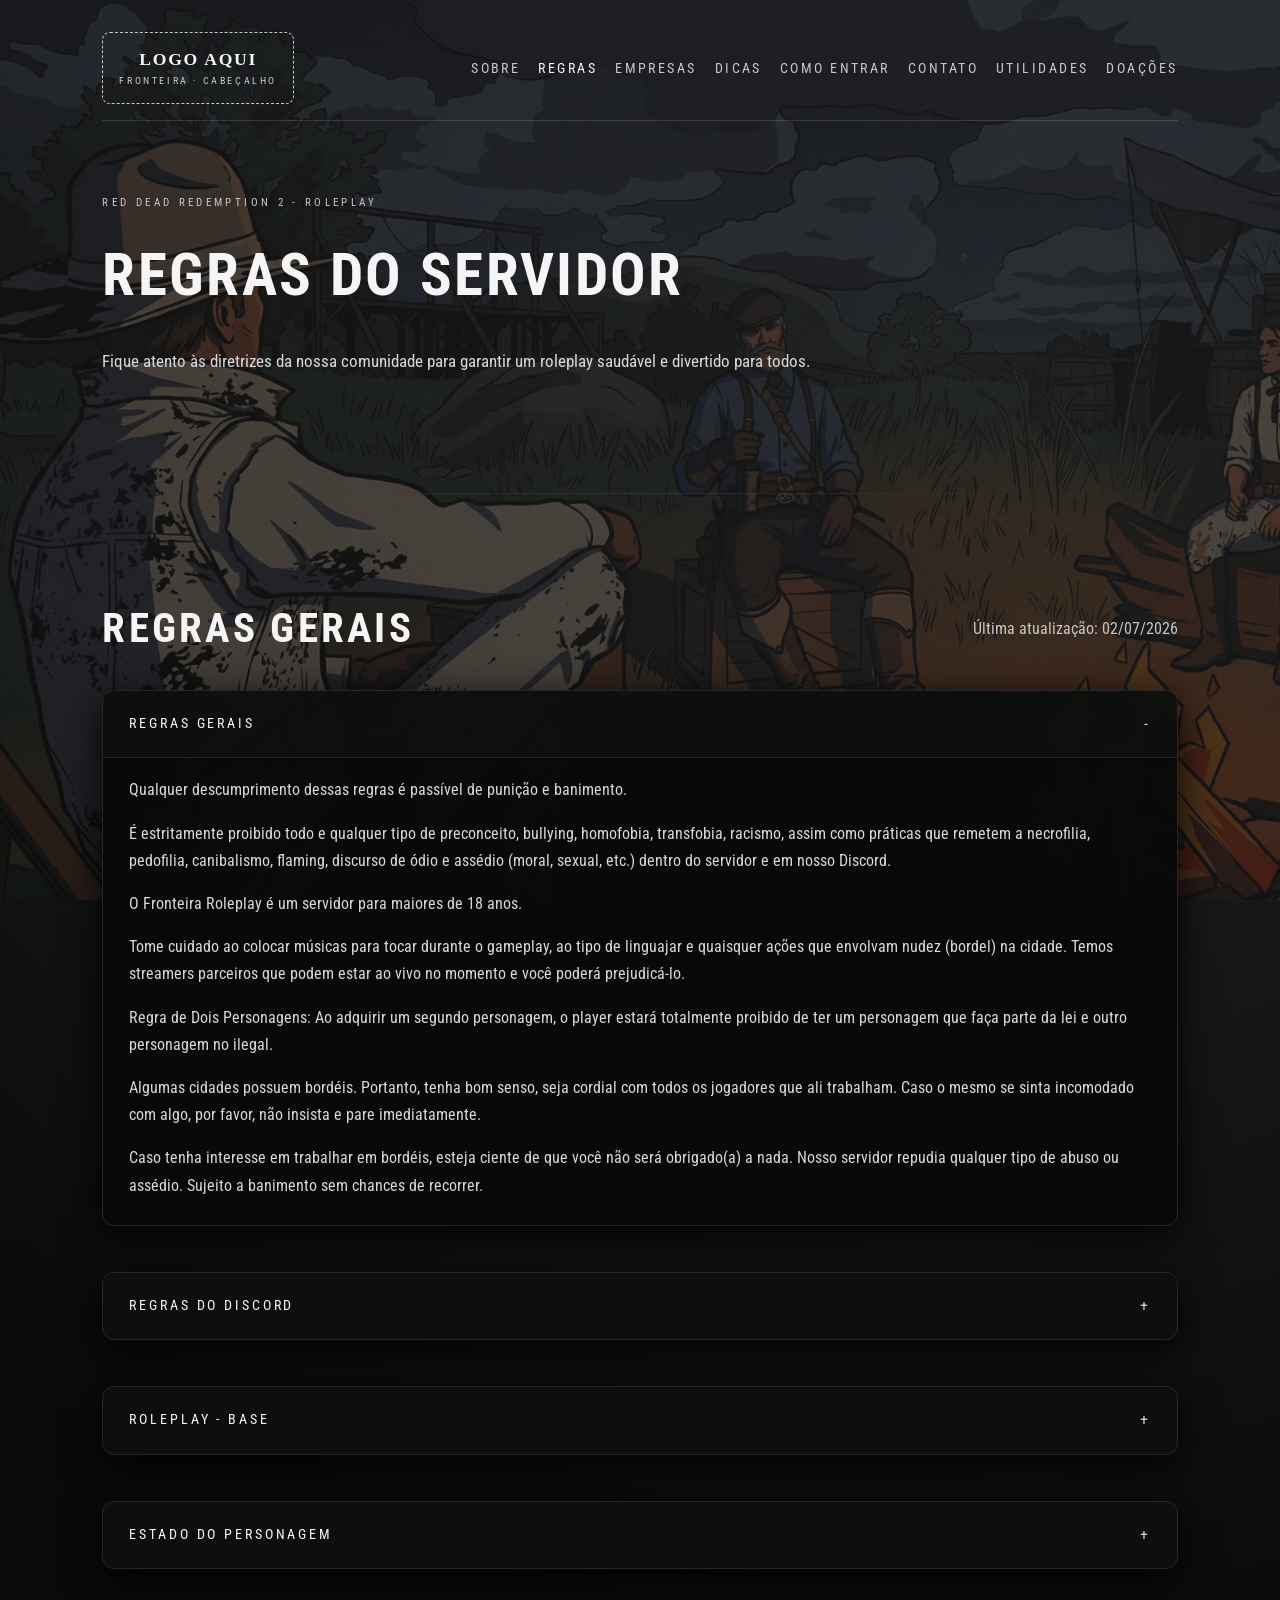
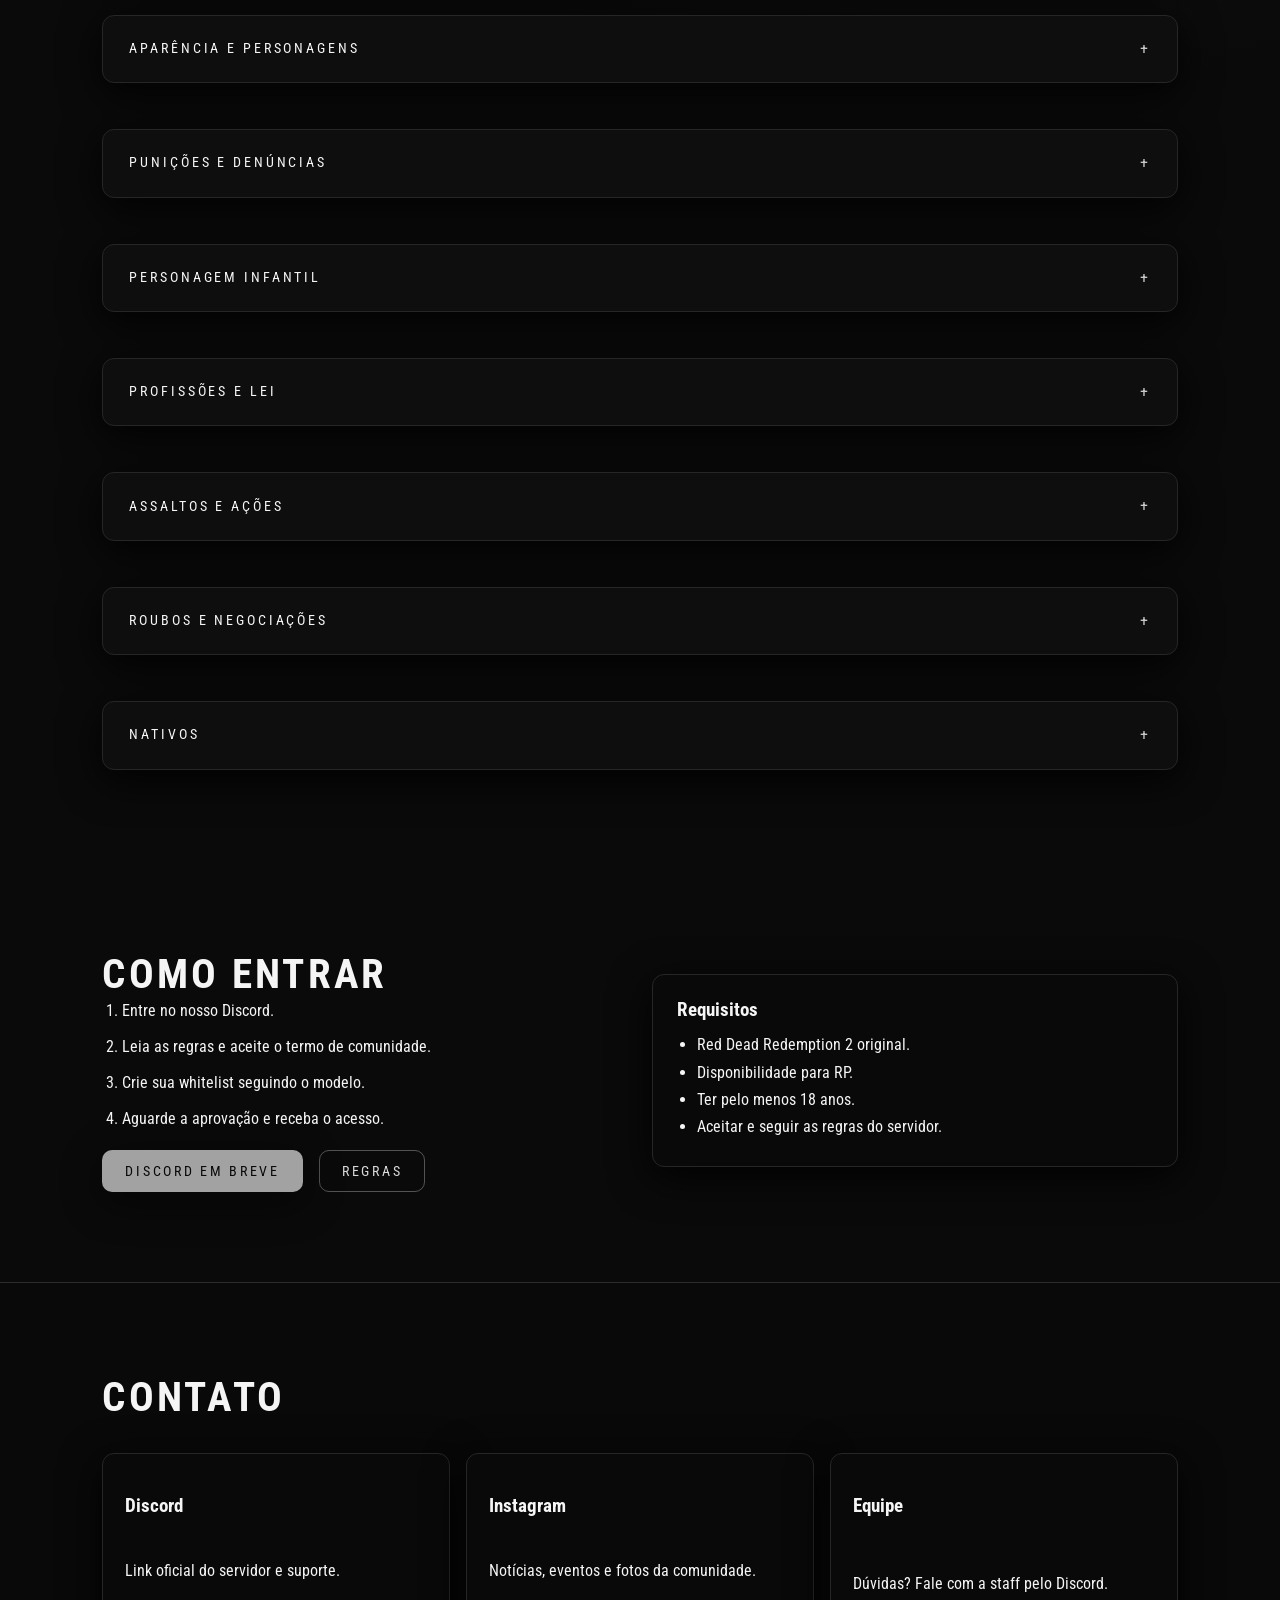
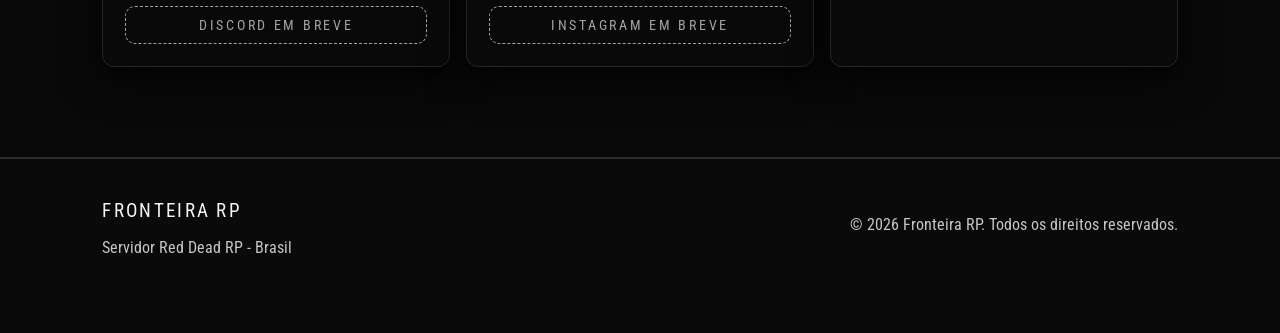
<file: regras.html>
<!doctype html>
<html lang="pt-br">

<head>
  <meta charset="utf-8" />
  <meta name="viewport" content="width=device-width, initial-scale=1" />
  <title>Regras do Servidor | Fronteira RP</title>
  <meta name="description"
    content="Consulte as regras oficiais do Fronteira RP para roleplay, conduta, ações, punições, segurança e convivência no servidor." />
  <meta name="theme-color" content="#0a0a0a" />
  <link rel="preconnect" href="https://fonts.googleapis.com" />
  <link rel="preconnect" href="https://fonts.gstatic.com" crossorigin />
  <link
    href="https://fonts.googleapis.com/css2?family=Roboto+Condensed:wght@300;400;700&display=swap"
    rel="stylesheet" />
  <link rel="stylesheet" href="styles.css" />
</head>

<body>
  <a class="skip-link" href="#conteudo">Pular para o conteúdo</a>
  <div class="bg-layer bg-a" aria-hidden="true"></div>
  <div class="bg-layer bg-b" aria-hidden="true"></div>
  <header class="hero">
    <nav class="nav" aria-label="Navegação principal">
      <a class="hero-badge hero-badge-link" href="index.html" aria-label="Ir para a página inicial">
        <!-- Substituir este aviso pela imagem da logo do cabeçalho. -->
        <span class="brand logo-placeholder"><strong>Logo aqui</strong><span>Fronteira · Cabeçalho</span></span>
      </a>
      <div class="nav-links">
        <a href="index.html#sobre">Sobre</a>
        <a href="regras.html" class="active" aria-current="page">Regras</a>
        <a href="empresas.html">Empresas</a>
        <a href="dicas.html">Dicas</a>
        <a href="index.html#como-entrar">Como Entrar</a>
        <a href="index.html#contato">Contato</a>
        <a href="index.html#utilidades">Utilidades</a>
        <a href="index.html#doacoes">Doações</a>
      </div>
    </nav>
    <div class="hero-content">
      <p class="eyebrow">Red Dead Redemption 2 - Roleplay</p>
      <h1>Regras do Servidor</h1>
      <p class="lead">
        Fique atento às diretrizes da nossa comunidade para garantir um roleplay
        saudável e divertido para todos.
      </p>
    </div>
  </header>

  <main id="conteudo" tabindex="-1">
    <section id="regras" class="section">
      <div class="section-inner">
        <div class="rules-head">
          <h2>Regras Gerais</h2>
          <p class="muted section-updated">Última
            atualização: 02/07/2026</p>
        </div>
        <details class="rules-block" open>
          <summary>Regras gerais</summary>
          <div class="rules-content">
            <p>
              Qualquer descumprimento dessas regras é passível de punição e
              banimento.
            </p>
            <p>
              É estritamente proibido todo e qualquer tipo de preconceito,
              bullying, homofobia, transfobia, racismo, assim como práticas
              que remetem a necrofilia, pedofilia, canibalismo, flaming,
              discurso de ódio e assédio (moral, sexual, etc.) dentro do
              servidor e em nosso Discord.
            </p>
            <p>O Fronteira Roleplay é um servidor para maiores de 18 anos.</p>
            <p>
              Tome cuidado ao colocar músicas para tocar durante o gameplay,
              ao tipo de linguajar e quaisquer ações que envolvam nudez
              (bordel) na cidade. Temos streamers parceiros que podem estar ao
              vivo no momento e você poderá prejudicá-lo.
            </p>
            <p>
              Regra de Dois Personagens: Ao adquirir um segundo personagem, o
              player estará totalmente proibido de ter um personagem que faça
              parte da lei e outro personagem no ilegal.
            </p>
            <p>
              Algumas cidades possuem bordéis. Portanto, tenha bom senso, seja
              cordial com todos os jogadores que ali trabalham. Caso o mesmo
              se sinta incomodado com algo, por favor, não insista e pare
              imediatamente.
            </p>
            <p>
              Caso tenha interesse em trabalhar em bordéis, esteja ciente de
              que você não será obrigado(a) a nada. Nosso servidor repudia
              qualquer tipo de abuso ou assédio. Sujeito a banimento sem
              chances de recorrer.
            </p>
          </div>
        </details>

        <details class="rules-block">
          <summary>Regras do Discord</summary>
          <div class="rules-content">
            <p>Ao sair do Discord, sua Allowlist será removida automaticamente.</p>
            <p>
              Proibido qualquer divulgação de outro servidor em qualquer chat
              ou Discord relacionado ao nosso servidor.
            </p>
            <p>
              Proibido o uso de linguagem ofensiva e inflamar intrigas no
              Discord do servidor ou outros Discords vinculados ao mesmo.
            </p>
            <p>
              Qualquer dúvida ou denúncia, use o canal de ticket, evite chamar
              qualquer membro da staff no privado.
            </p>
            <p>
              Lembre-se de que nenhum membro da staff solicitará qualquer
              quantia de dinheiro no privado de alguém. Caso isso ocorra, por
              favor, denuncie imediatamente.
            </p>
          </div>
        </details>
        <details class="rules-block">
          <summary>Roleplay - Base</summary>
          <div class="rules-content">
            <p>
              QUALQUER DESCUMPRIMENTO DESSAS REGRAS SERÁ PASSÍVEL DE
              ADVERTÊNCIA OU ATÉ MESMO BANIMENTO!
            </p>
            <h3>Amor à vida</h3>
            <p>
              Valorize a vida de seu personagem acima de tudo, simulando
              sempre a realidade com o mesmo. Não tome atitudes que coloquem a
              vida do seu personagem em risco. Dependendo da situação em que
              foi colocado, você pode sofrer com as consequências do PD
              (permadeath/morte permanente do personagem).
            </p>
            <h3>HDM / RDM</h3>
            <p>
              HDM (horse deathmatch): Ato de utilizar o cavalo ou a carroça
              para atropelar ou matar outro jogador intencionalmente.
            </p>
            <p>
              RDM (random deathmatch): ato de matar outro jogador sem motivos
              ou sem contexto prévio de roleplay. É proibido matar outro
              jogador apenas por matar. Matar NPC apenas por matar também será
              considerado RDM e será passível de punição.
            </p>
            <h3>Metagaming</h3>
            <p>
              Utilizar informações externas ao jogo (Discord/lives, etc.)
              para tirar algum tipo de vantagem dentro do roleplay.
            </p>
            <h3>Powergaming</h3>
            <p>
              Abusar de mecânicas ou bugs do jogo para se beneficiar e adquirir
              vantagens sobre os demais, realizar ações que são consideradas
              impossíveis na vida real. Se você encontrar um bug/exploit, abra
              um ticket informando o suporte.
            </p>
            <h3>Combat logging (CL)</h3>
            <p>
              Deslogar ou entrar em casas ou hotéis durante ações em andamento
              para evitar que seja prejudicado de qualquer maneira.
            </p>
            <h3>Revenge kill</h3>
            <p>
              Ato de retornar à ação após seu personagem desmaiar, e se
              vingar imediatamente.
            </p>
            <h3>Forçar RP</h3>
            <p>
              Ato de forçar situações que não acontecem de forma espontânea,
              prejudicando e perturbando o roleplay dos demais.
            </p>
            <h3>Flaming</h3>
            <p>
              Ato de inflamar alguma situação ou pessoa de forma negativa,
              incitando o ódio, ofensas, ameaças aos mesmos. Seja no Discord
              ou dentro do jogo.
            </p>
            <h3>Dark RP</h3>
            <p>
              Ações que desrespeitam o ser humano e sua integridade como
              preconceito, bullying, assédio (moral, sexual, etc.), homofobia,
              transfobia, racismo, necrofilia, pedofilia, canibalismo, etc.
            </p>
          </div>
        </details>
        <details class="rules-block">
          <summary>Estado do personagem</summary>
          <div class="rules-content">
            <h3>Permadeath</h3>
            <p>
              Permadeath (PD) é a mecânica de quando os personagens jogáveis
              morrem. Você perderá seu personagem e terá que criar uma nova
              história totalmente do zero. Todos os jogadores correm risco de
              tomar PD.
            </p>
            <p>
              Como deve solicitar o PD? A pessoa ou organização deve juntar
              provas contundentes, abrir um ticket e escrever toda a história
              com as provas (vídeos, fotos) para que entre em avaliação da
              staff. Após avaliação, caso seja liberado o PD, durante a
              realização da ação terá um membro da staff de NC assistindo todo
              o acontecimento. Após finalizado o RP, o player que sofreu o PD
              terá seu personagem deletado da conta. Tendo assim a
              possibilidade de criar um novo, sem nenhum custo e nenhum
              vínculo com o personagem anterior, se desejável.
            </p>
            <p>
              Lembre-se, PERMADEATH só deverá ser solicitado e aprovado em
              último caso e seguindo as regras anteriores. Qualquer intriga ou
              desavença insignificante não será aceito o pedido de PD. O
              player ou grupo tem a opção de colocar um fim no RP ou
              desavença seguindo a regra de DESOVA.
            </p>
            <h3>Inconsciente</h3>
            <p>
              Caso você seja desmaiado e levado ao médico, você só poderá
              lembrar vagamente do que aconteceu até o momento que você
              desmaiou. Você nunca poderá usar nada que ver ou ouvir enquanto
              desmaiado, a seu favor.
            </p>
            <p>
              Se você morrer e renascer, seu personagem esquece todos os
              eventos que o levaram até o momento da morte.
            </p>
            <p>
              É estritamente proibido falar durante o estado de
              inconsciência (desmaio).
            </p>
            <p>
              Caso esteja em uma ação e acabe inconsciente, é proibido dar
              respawn (apertar o E), até que a ação seja finalizada.
            </p>
            <p>
              Se desmaiado em uma ação, mesmo que reanimado, não poderá voltar
              para a ação novamente caso ela ainda esteja acontecendo.
            </p>
            <p>
              Estourar a cabeça de alguém, sem motivo, é passível de punição.
              O mesmo só é permitido em casos de permadeath (PD). Para que a
              pessoa não seja socorrida, basta ocultar o corpo.
            </p>
            <h3>Palavreado</h3>
            <p>
              Nosso servidor se passa em 1899. O uso de palavras modernas que
              não condizem com a época será verificado e é passível de
              punição. Use somente termos compatíveis com a época para manter
              a imersão e a autenticidade do roleplay. Exemplos proibidos em
              RP: mano, véi, bagulho, NPC, puxar açãozinha, Discord.
            </p>
          </div>
        </details>
        <details class="rules-block">
          <summary>Aparência e personagens</summary>
          <div class="rules-content">
            <h3>Vestimenta e cores</h3>
            <p>
              Nosso servidor permite customizações visuais de roupas,
              cavalos, cabelo e maquiagem que não são nativas do Red Dead
              Redemption 2. No entanto, essas opções devem respeitar a
              coerência histórica e a imersão do roleplay. Aparências
              exageradas, fantasiosas, cores muito chamativas ou
              incompatíveis com o período poderão resultar em advertência,
              remoção ou ajuste dos elementos visuais, o player também
              poderá ser chamado para alinhamento com a staff.<br />
              (<a href="assets/fivemzado.png" class="inline-link" data-image-modal-trigger
                data-image-modal-alt='Exemplo de personagem "zap"'>Veja um exemplo de personagem "zap"</a>)
            </p>
            <h3>Mudança de aparência</h3>
            <p>
              Mudanças de cabelo, barba ou estilo devem respeitar a
              continuidade do personagem. Alterações bruscas ou temporárias,
              sem justificativa em RP, não são permitidas, por exemplo: um
              personagem de cabelo longo pode aparecer com o cabelo cortado,
              mas não o contrário sem tempo ou contexto de RP.
            </p>
            <p>
              Mudanças feitas apenas para atender um RP pontual e revertidas
              logo em seguida também não serão aceitas, podendo a staff
              solicitar alinhamento ou reversão.
            </p>
            <h3>Segundo personagem</h3>
            <p>
              É proibido passar itens, dinheiro ou qualquer bem de um
              personagem para outro (do mesmo jogador), incluindo trocas,
              empréstimos, repasses via terceiros e qualquer tipo de vai e
              volta para burlar limitações do jogo/economia. Passível de
              punição pela staff.
            </p>
            <h3>Nomes de personagem</h3>
            <p>
              Os personagens do servidor estão proibidos de conter nomes e
              sobrenomes de cunho ofensivo ou que não possuam relação com o
              contexto do servidor. Nomes sem nexo ou que juntos formam um
              jogo de palavras são inaceitáveis e não serão sequer aceitos na
              whitelist. Caso um nome incompatível com o RP acabe passando
              pela whitelist, o respectivo personagem corre o risco de ter o nome alterado ou até mesmo ser
              excluído sem aviso prévio.<br />
              (<a href="#exemplos-nomes" class="inline-link" data-text-modal-trigger>Veja exemplos</a>)
            </p>
          </div>
        </details>
        <details class="rules-block">
          <summary>Punições e denúncias</summary>
          <div class="rules-content">
            <h3>Punições e denúncias</h3>
            <p>
              Todos os tickets abertos terão o prazo de 48 horas para serem
              resolvidos.
            </p>
            <p>
              Os tickets de denúncias deverão ser abertos em no máximo 24
              horas após o ocorrido.
            </p>
            <p>
              As tags de warn/advertência terão duração de 15 dias no
              Discord. Poderá ocorrer situações em que é aplicado o banimento
              sem mesmo a aplicação das advertências. O acúmulo de 3
              advertências num período de 15 dias levará o player ao banimento
              permanente do servidor.
            </p>
            <p>
              As advertências podem ser removidas caso você apresente provas
              que comprovem sua inocência.
            </p>
            <p>
              É de extrema importância que as denúncias sejam extremamente
              verdadeiras e com fundamentos de acusação. Você não poderá
              denunciar um jogador por mera suspeita, sempre apresente imagens
              ou vídeos que possam comprovar a sua acusação ou inocência. Sem
              isso, a denúncia não poderá ser efetivada.
            </p>
            <p>
              Um staff só irá resolver problemas dentro do jogo relacionados a
              falhas da mecânica ou ações que exigem respostas imediatas. Fora
              isso, as demais queixas e denúncias devem ser resolvidas apenas
              por ticket.
            </p>
            <p>
              Se você presenciar algum abuso por parte de um membro da staff,
              não se intimide e denuncie para que o mesmo seja punido.
            </p>
          </div>
        </details>
        <details class="rules-block">
          <summary>Personagem infantil</summary>
          <div class="rules-content">
            <h3>Personagem infantil</h3>
            <p>
              Personagens infantis são permitidos dentro de nosso servidor.
              Porém, apenas mediante conversa prévia com a staff e sua
              aprovação.
            </p>
            <p>
              Preste muita atenção na idade do seu personagem; as crianças
              (menores de 16 anos) precisam seguir algumas regras específicas.
              Qualquer quebra destas é passível de advertência.
            </p>
            <p>Para personagens menores de 16 anos será proibido:</p>
            <ul class="rules-list">
              <li>Participar de qualquer tipo de ação.</li>
              <li>Utilizar armas de fogo.</li>
              <li>Linguagem adulta.</li>
              <li>Uso de entorpecentes, cigarro, charuto e bebidas alcoólicas.</li>
            </ul>
            <p>
              Poderá somente trabalhar na parte de plantio e cozinhar a partir
              dos 12 anos.
            </p>
            <p>
              Os personagens são considerados adultos a partir dos 16 anos de
              idade, e por se tratar da temática do ano de 1899, terão os
              mesmos direitos e deveres perante a sociedade e a lei após essa
              idade.
            </p>
          </div>
        </details>
        <details class="rules-block">
          <summary>Profissões e lei</summary>
          <div class="rules-content">
            <h3>Médicos</h3>
            <p>
              Médicos são obrigados a cuidar e tratar de todos os jogadores,
              independente de rivalidades. No entanto, um médico pode recusar
              atendimento em situações onde o roleplay seja forçado ou caso
              ele ou um parceiro de profissão seja ameaçado ou agredido
              previamente.
            </p>
            <p>
              Os jogadores devem representar corretamente os ferimentos. Após
              reanimação, serão obrigados a seguir as orientações médicas.
            </p>
            <p>
              Não seguir as orientações médicas é considerado powergaming e
              pode resultar em advertência em alguns casos.
            </p>
            <p>
              Exemplo: sair correndo após reanimação, não seguir o tratamento,
              tempo de recuperação ou repouso proposto pelo médico.
            </p>
            <p>
              Jogadores que estiverem conscientes devem se deslocar até a
              clínica médica mais próxima. Não faça chamados se você estiver
              apto a cavalgar/caminhar.
            </p>
            <p>
              Não faça chamados médicos no estado de inconsciência
              (desmaiado), será passível de advertência.
            </p>
            <p>É proibido fazer chamados falsos para médicos.</p>
            <p>
              É proibido assaltar médicos que estiverem em serviço e fardados,
              no entanto os mesmos poderão ser feitos de refém.
            </p>
            <p>
              Os médicos com interesse em se tornar corruptos deverão
              comunicar previamente a staff para ser ou não aprovado o RP de
              corrupção.
            </p>
            <p>
              Os médicos que forem pegos envolvidos em crimes, corrupção ativa
              e passiva (dentro de RP), desvio de dinheiro ou produtos médicos,
              estão passíveis de PD (permadeath).
            </p>
            <h3>Oficiais da lei</h3>
            <p>
              Como representante da ordem, é uma obrigação e um dever você
              seguir todas as regras citadas anteriormente e posteriormente a
              esse tópico. Afinal, a lei depende de você.
            </p>
            <p>
              Os oficiais com interesse em se tornar corruptos deverão
              comunicar previamente a staff para ser ou não aprovado o RP de
              corrupção.
            </p>
            <p>
              Os oficiais da lei que forem pegos envolvidos em crimes,
              corrupção ativa e passiva (dentro de RP), entenderão que seus
              atos são passíveis de PD (permadeath).
            </p>
            <p>
              Ex-oficiais que forem pegos praticando crimes em até 15 dias
              após terem saído da corporação, se descoberto (dentro de RP),
              irá sofrer permadeath (PD).
            </p>
            <p>
              Ataque a departamentos da lei só serão permitidos para resgate
              de prisioneiros caso um dos bandidos que já estavam na ação fugir
              e chamar reforço. É totalmente proibido o bando ficar de fora da
              ação fechada (loja e banco) ver os companheiros sendo presos e
              interferirem. Apenas quem participou pode fugir e solicitar
              reforço para resgate.
            </p>
            <p>
              Não é permitido que os oficiais removam itens do inventário do
              player que não sejam ilegais ou não apresentem ameaça.
            </p>
          </div>
        </details>
        <details class="rules-block">
          <summary>Assaltos e ações</summary>
          <div class="rules-content">
            <h3>Assaltos a player</h3>
            <p>
              O assalto só será permitido entre as 20:00 e as 06:00 horas do
              horário do jogo. Durante a estação de inverno, o assalto a
              player será permitido 24 horas por dia, porém a regra de área
              segura continuará válida normalmente.
            </p>
            <p>O contingente máximo de assaltantes será de 6 jogadores.</p>
            <p>
              Ao abordar e render um jogador e o mesmo estiver com as mãos
              levantadas, evite ao máximo deixá-lo inconsciente ou fazê-lo o
              mal, afinal, ele aceitou o RP, tenha bom senso.
            </p>
            <p>
              É proibido obrigar/forçar um jogador a retirar dinheiro do
              banco, acessar qualquer tipo de baú, alforje ou retirar seu
              cavalo/carroça/barco para roubá-los.
            </p>
            <p>
              Área segura: o assalto será proibido em cidades, propriedades
              privadas, estabelecimentos comerciais e zonas de farm (exemplo:
              minas, madeireiras, etc.). Assalto só é permitido fora e afastado
              desses locais.
            </p>
            <p>
              É proibido ficar aguardando um player logo na saída (limite) de
              um local de farm ou cidade com a intenção de assaltá-lo.
            </p>
            <p>
              Jogadores não são lootbox. O limite máximo de itens que podem
              ser roubados de um jogador é de 3 itens. Se o jogador estiver
              carregando uma bolsa com slots ocupados por itens, cada item
              dentro da bolsa contará para o limite de 3 itens. Por exemplo,
              se a bolsa tiver 5 itens dentro, você estará roubando 6 itens no
              total (1 bolsa + 5 itens), ultrapassando o limite de 3 itens.
            </p>
            <p>
              Caso o jogador queira roubar a bolsa, ele tem as seguintes
              opções: roubar apenas a bolsa (1 item) e remover os itens dentro
              dela, deixando-os para trás; roubar a bolsa (1 item) e até 2
              itens dentro dela, para não ultrapassar o limite de 3 itens;
              esvaziar a bolsa e roubá-la (1 item), e depois roubar 2 itens do
              inventário normal do jogador.
            </p>
            <p>
              Se você está andando pelo mapa e encontrar um jogador abatido
              (desmaiado), você pode passar direto ou levá-lo ao hospital, não
              é permitido roubá-lo.
            </p>
            <p>
              Tenha bom senso ao assaltar outro jogador. Considere que os
              jogadores estão tentando progredir tanto quanto você. Evite
              roubar itens de primeira necessidade, como comida, bebida e
              ferramentas de trabalho.
            </p>
            <p>
              É proibido iniciar assaltos a oficiais da lei que estiverem em
              serviço e fardados.
            </p>
            <p>
              Em ações de rua, oficiais da lei abatidos não poderão ser
              looteados. O loot de oficiais só será permitido em ações blipadas,
              como roubos a lojas e bancos, seguindo as regras específicas de
              cada ação.
            </p>
            <h3>Desova</h3>
            <p>
              É permitido a desova (ocultação de corpos) de outro jogador
              exceto em ações de rua, como assaltos, roubo a lojinhas, roubo a
              bancos, etc.
            </p>
            <p>
              A desova só poderá ser realizada em contexto adequado. Exemplo:
              certo player descobriu que cometi um crime e posso ser muito
              prejudicado caso ele conte para alguém. Nesse caso, posso, por
              exemplo, sequestrá-lo e matá-lo (com RP prévio) para que ele
              esqueça o que viu.
            </p>
            <p>
              Durante a desova ou RP de desova será obrigatório deixar
              explícito ao player, com palavras e contexto, o motivo pelo qual
              você ou seu grupo estão realizando aquela ação. Assim, o player
              desovado deverá obrigatoriamente esquecer todo o contexto que o
              levou até aquele momento, e também do ato de desova em si.
            </p>
            <p>
              Recomenda-se que ambas as partes tenham gravação do RP e da
              desova para contexto de denúncias e provas.
            </p>
            <p>
              O jogador desovado deverá obrigatoriamente ir de E (renascer)
              após a desova. O não cumprimento dessa regra poderá ocasionar em
              advertência ou até mesmo punição.
            </p>
            <p>
              É proibido roubar para si ou para outrem itens de um jogador que
              será desovado.
            </p>
            <h3>Regras de ação</h3>
            <p>
              Ações de rua como cobrança, RP de sequestro, desavenças, acerto
              de contas, terão contingente máximo de 12 jogadores. Lembrando
              que o RedM sofre com o onesync; quando muitos jogadores estão
              reunidos em um só local, eles acabam se tornando invisíveis para
              outros jogadores, então tenha bom senso.
            </p>
            <p>
              Em ações de rua, o armamento é livre, salvo quando alguma regra
              geral ou situação específica desta página estabelecer uma
              limitação diferente.
            </p>
            <p>
              Você poderá ser reconhecido pelo seu rosto, sua vestimenta ou
              até mesmo pelo seu cavalo após um crime. Reconhecimento somente
              pela voz será proibido caso o jogador esteja usando
              máscara/bandana.
            </p>
            <p>
              Ao usar uma bandana ou máscara para cometer um crime ninguém
              poderá reconhecê-lo pelo seu rosto.
            </p>
            <p>
              Parcialmente rendido: em uma situação de 1 contra 3, o jogador
              já será considerado parcialmente rendido se todos os envolvidos
              estiverem próximos, visíveis e mirando nele. A partir de 4
              jogadores abordando, o jogador abordado deverá priorizar o amor à
              vida e não poderá iniciar reação agressiva, sacar arma, correr
              para cobertura ou abrir fogo sem uma mudança clara no contexto da
              abordagem.
            </p>
            <p>
              É proibido o uso do laço em abordagens, tanto por agentes da lei
              como por bandos em ações de rua. Também é proibido usar o laço de
              qualquer maneira para capturar outro jogador.
            </p>
            <p>
              É proibido utilizar empurrão para capturar outro jogador em
              qualquer circunstância. Para abordagem ou captura, deverá ser
              utilizada voz de prisão; em caso de resistência, poderá ser
              aberto fogo dentro do contexto do RP ou utilizadas boleadeiras
              quando aplicável.
            </p>
            <p>
              Após levantar as mãos, você estará totalmente rendido e não
              poderá mais reagir. Reação após rendição é considerada proibida
              e será passível de punição.
            </p>
            <p>
              É estritamente proibido derrubar o player e efetuar qualquer
              tipo de tiro/finalização enquanto ele estiver caído. Derrubou?
              Sai de perto e espera o inimigo se levantar.
            </p>
            <p>
              É proibido usar coronhada para tirar algum tipo de vantagem em
              qualquer ação.
            </p>
            <p>
              O player que utilizar máscara será considerado suspeito,
              podendo ser abordado pelos oficiais da lei e requisitado a
              retirada da mesma; em caso de não cooperação, os oficiais
              poderão detê-lo.
            </p>
            <p>
              O player que utilizar máscara empunhando uma arma será
              considerado hostil, podendo ser abordado pelos oficiais da lei;
              em caso de não cooperação, os mesmos poderão detê-lo com uso da
              força necessária. O mesmo vale para jogadores que se sentirem
              hostilizados pelo jogador mascarado e armado, eles terão total
              liberdade de retribuírem a hostilidade de maneira também
              hostil.
            </p>
            <p>
              Em qualquer ação em que os bandidos foram presos, todo o
              armamento (sem exceção) será apreendido.
            </p>
            <p>
              É proibido roubar jogadores que estão sendo mantidos de reféns
              para ações.
            </p>
            <p>
              É proibido fazer chamados falsos para os agentes da lei com
              intuito de tirar vantagem de qualquer ação ou RP.
            </p>
            <h3>Reféns</h3>
            <p>Os jogadores/players sempre devem ser considerados prioridade como reféns.</p>
            <p>
              Somente será permitido usar NPCs como reféns se não houver
              jogadores disponíveis. Caso a staff entenda que os
              sequestradores pegaram um NPC de refém intencionalmente, mesmo
              com jogadores próximos e disponíveis, todo o grupo poderá sofrer
              punição.
            </p>
            <p>
              Em caso de RP de sequestro, o jogador feito de refém deverá ser
              obrigatoriamente liberado após no máximo 90 minutos de RP.
            </p>
            <p>
              É proibido usar agentes da lei em serviço e com distintivo no
              peito como refém.
            </p>
            <p>Médicos poderão ser usados como refém, mesmo em serviço.</p>
            <h3>Área vermelha</h3>
            <p>
              Toda área/zona no mapa marcada com um símbolo de área vermelha
              é liberado o pvp sem RP prévio, no entanto não será permitido
              remover itens do inventário, carroça ou cavalo do outro jogador.
              Exemplo de zona vermelha: zona de spawn de tesouros.
            </p>
          </div>
        </details>
        <details class="rules-block">
          <summary>Roubos e negociações</summary>
          <div class="rules-content">
            <h3>Roubo a lojas</h3>
            <p>
              Estabelecimentos de menor complexidade. Exemplo: mercearias,
              artesanatos, saloons, etc.
            </p>
            <ul class="rules-list">
              <li>Contingente mínimo necessário: 2 bandidos e 3 oficiais.</li>
              <li>Contingente máximo permitido: 4 bandidos e 5 oficiais.</li>
              <li>
                Regras de armamento: permitido apenas revólveres, pistolas e
                armas de repetição. Não será permitido utilizar munição de
                escopeta nos revólveres.
              </li>
              <li>
                Não será permitido nenhum bandido fora do estabelecimento caso
                haja refém. Caso não tenha refém será permitido no máximo 1
                bandido do lado de fora, que deve permanecer dentro do
                perímetro do estabelecimento roubado.
              </li>
              <li>
                Caso os agentes da lei não cheguem em até 15 minutos após o
                início do roubo, os assaltantes podem pegar a recompensa e
                fugir.
              </li>
              <li>
                A negociação durante um roubo é obrigatória após a chegada dos
                agentes da lei. Caso não haja negociação prévia da parte dos
                agentes da lei ou dos bandidos, ambos podem ser advertidos.
              </li>
              <li>
                É proibido quebrar a negociação ou atacar os oficiais antes do
                início da ação para gerar qualquer tipo de vantagem (exemplo:
                disparar no oficial enquanto está retirando o refém do local
                ou combinar categoria X de arma e usar Y).
              </li>
              <li>Limite máximo de refém: 1</li>
              <li>
                Apenas será permitido remover armas, dinheiro e distintivo dos
                agentes da lei no final da ação. Qualquer outro tipo de item
                será proibido.
              </li>
            </ul>
            <h3>Roubos a túmulos, roubos de NPCs e vendas de drogas</h3>
            <p>
              Em roubos a túmulos, roubos de NPCs e vendas de drogas, deverão
              ser utilizadas apenas pistolas e revólveres caso haja trocação
              de tiros.
            </p>
            <p>
              A prioridade da ação é a fuga. Caso a fuga não seja possível, é
              permitido efetuar disparos contra os oficiais antes do término
              dos 3 minutos de fuga; havendo disparos, os oficiais poderão
              reagir de acordo com a situação.
            </p>
            <p>
              Caso não haja disparos, existe um limite máximo de 3 minutos;
              após esse tempo, o agente da lei pode dar voz de prisão,
              utilizar boleadeiras quando aplicável ou abrir fogo em caso de
              resistência.
            </p>
            <h3>Roubo a banco</h3>
            <ul class="rules-list">
              <li>Contingente mínimo necessário: 6 bandidos e 8 oficiais.</li>
              <li>Contingente máximo permitido: 8 bandidos e 10 oficiais.</li>
              <li>
                Regras de armamento: será proibido apenas o uso de armas corpo a
                corpo e arremessáveis.
              </li>
              <li>
                Caso os agentes da lei não cheguem em até 25 minutos após o
                início do roubo, os assaltantes podem pegar o loot e fugirem.
              </li>
              <li>
                Não será permitido nenhum bandido fora do estabelecimento caso
                haja refém. Caso não tenha refém será permitido no máximo 1
                bandido do lado de fora, que deve permanecer dentro do
                perímetro do estabelecimento roubado.
              </li>
              <li>
                A negociação durante um roubo é obrigatória após a chegada dos
                agentes da lei. Caso não haja negociação prévia da parte dos
                agentes da lei ou dos bandidos, ambos podem ser advertidos.
              </li>
              <li>
                É proibido quebrar a negociação ou atacar os oficiais antes do
                início da ação para gerar qualquer tipo de vantagem (exemplo:
                disparar no oficial enquanto está retirando o refém do local
                ou combinar categoria X de arma e usar Y).
              </li>
              <li>Limite máximo de refém: 3</li>
              <li>Limite máx. de NPC sequestrado: 1</li>
              <li>
                Durante a negociação, será limitada a remoção de no máximo 1
                agente da lei por um refém; os demais reféns deverão ser
                negociados por outras exigências que não sejam remover oficial
                da ação.
              </li>
              <li>
                Apenas será permitido remover armas, dinheiro e distintivo dos
                agentes da lei no final da ação. Qualquer outro tipo de item
                será proibido.
              </li>
            </ul>
            <h3>Negociações de roubo</h3>
            <p>
              O refém não é garantia de sucesso de suas reivindicações. Ambos
              os lados devem oferecer uma contraproposta para negar uma
              proposta. Se não houver contraproposta à negociação, a proposta
              deve ser aceita. Você não pode negar uma proposta só porque
              achou ruim, leve em conta o contexto do RP e os demais jogadores.
            </p>
            <p>
              Os termos da negociação devem ser críveis, ou seja, razoáveis de
              serem aceitos num contexto de roleplay.
            </p>
            <p>
              Lembrando que negociar só pra trocar tiro é antiamor à vida.
              Faça direito, seu objetivo num roubo deve ser primariamente
              levar a recompensa.
            </p>
          </div>
        </details>
        <details class="rules-block">
          <summary>Nativos</summary>
          <div class="rules-content">
            <h3>Nativos</h3>
            <p>Os nativos não são bandos, eles têm uma história e suas próprias leis.</p>
            <p>
              Os nativos podem domar para si quase todos os cavalos
              encontrados na natureza. No entanto, é proibido vender ou
              transferir esse cavalo para outro jogador. Caso isso aconteça,
              o nativo estará sujeito a punição e o cavalo será confiscado.
            </p>
            <p>
              Os nativos possuem Áreas de reserva indígena; dentro dessas
              áreas são as suas leis que importam.
            </p>
            <p>Os nativos podem ser pouco ou nada comunicativos nas abordagens.</p>
            <p>
              As reservas indígenas são consideradas zona de risco; no
              entanto não é uma zona de PVP totalmente liberada, quaisquer
              ações devem ter um RP prévio por parte dos invasores ou dos
              nativos.
            </p>
            <p>Nativos fora da reserva estão sujeitos às mesmas leis de todos.</p>
          </div>
        </details>

      </div>
    </section>

    <section id="como-entrar" class="section">
      <div class="section-inner split">
        <div>
          <h2>Como Entrar</h2>
          <ol class="steps">
            <li>Entre no nosso Discord.</li>
            <li>Leia as regras e aceite o termo de comunidade.</li>
            <li>Crie sua whitelist seguindo o modelo.</li>
            <li>Aguarde a aprovação e receba o acesso.</li>
          </ol>
          <div class="hero-actions">
            <a class="btn primary" data-site-link="discord" aria-disabled="true" role="link">Discord em breve</a>
            <a class="btn ghost" href="#regras">Regras</a>
          </div>
        </div>
        <div class="panel">
          <h3>Requisitos</h3>
          <ul>
            <li>Red Dead Redemption 2 original.</li>
            <li>Disponibilidade para RP.</li>
            <li>Ter pelo menos 18 anos.</li>
            <li>Aceitar e seguir as regras do servidor.</li>
          </ul>
        </div>
      </div>
    </section>

    <section id="contato" class="section alt">
      <div class="section-inner">
        <h2>Contato</h2>
        <div class="contact-grid">
          <div class="contact-card">
            <h3>Discord</h3>
            <p>Link oficial do servidor e suporte.</p>
            <a class="btn small" data-site-link="discord" aria-disabled="true" role="link">Discord em breve</a>
          </div>
          <div class="contact-card">
            <h3>Instagram</h3>
            <p>Notícias, eventos e fotos da comunidade.</p>
            <a class="btn small" data-site-link="instagram" aria-disabled="true" role="link">Instagram em breve</a>
          </div>
          <div class="contact-card">
            <h3>Equipe</h3>
            <p>Dúvidas? Fale com a staff pelo Discord.</p>
            <span class="muted"></span>
          </div>
        </div>
      </div>
    </section>
  </main>

  <div class="image-modal" data-image-modal aria-hidden="true">
    <div class="image-modal__backdrop" data-image-modal-close></div>
    <div class="image-modal__content" role="dialog" aria-modal="true" aria-label="Exemplo de personagem">
      <button type="button" class="image-modal__close" data-image-modal-close aria-label="Fechar imagem">Fechar</button>
      <img class="image-modal__img" data-image-modal-img alt="" decoding="async" />
    </div>
  </div>

  <div id="exemplos-nomes" class="text-modal" data-text-modal aria-hidden="true">
    <div class="text-modal__backdrop" data-text-modal-close></div>
    <div class="text-modal__content" role="dialog" aria-modal="true" aria-label="Exemplo de nomes proibidos">
      <button type="button" class="text-modal__close" data-text-modal-close aria-label="Fechar exemplos">Fechar</button>
      <p class="text-modal__text">
        Exemplo de nomes proibidos: Thomas Turbando, Ana Konda, Barba Negra, Elon Musk, Luisa Sonza.
      </p>
      <p class="text-modal__text">
        Se o seu personagem é conhecido como "Zé", "Tonho", "Fael", "Ricardinho" ou coisas do tipo, isso não deve ser
        o seu nome e sim o seu apelido/vulgo.
      </p>
      <div class="text-modal__pairs-header" aria-hidden="true">
        <span>Nome antigo (Apelido/Vulgo)</span>
        <span>Nome novo (Ajustado)</span>
      </div>
      <div class="text-modal__pairs" aria-label="Exemplos de ajuste de nome">
        <p class="text-modal__pair"><span>Zé</span><span>José</span></p>
        <p class="text-modal__pair"><span>Tonho</span><span>Antonio</span></p>
        <p class="text-modal__pair"><span>Fael</span><span>Rafael</span></p>
        <p class="text-modal__pair"><span>Ricardinho</span><span>Ricardo</span></p>
        <p class="text-modal__pair"><span>Gustavera</span><span>Gustavo</span></p>
        <p class="text-modal__pair"><span>ZN</span><span>Zhonort</span></p>
      </div>
      <p class="text-modal__text text-modal__note">
        (Perceba que a ideia de "zona norte" no ZN ainda está presente, mas modificada para parecer mais com um
        sobrenome.)
      </p>
    </div>
  </div>

  <footer class="footer">
    <div class="footer-inner">
      <div>
        <div class="logo small">Fronteira RP</div>
        <p class="muted">Servidor Red Dead RP - Brasil</p>
      </div>
      <p class="muted">© 2026 Fronteira RP. Todos os direitos reservados.</p>
    </div>
  </footer>

  <script src="site-config.js" defer></script>
  <script src="script.js" defer></script>
</body>

</html>
</file>
<file: styles.css>
:root {
  --bg-0: #0a0a0a;
  --bg-1: #171717;
  --bg-2: #262626;
  --bg-3: #404040;
  --bg-4: #525252;
  --fg-0: #ffffff;
  --fg-1: #f5f5f5;
  --fg-2: #d9d9d9;
  --fg-3: #c7c7c7;
  --accent: var(--fg-1);
  --shadow: 0 10px 40px rgba(0, 0, 0, 0.9);
  --card: rgba(10, 10, 10, 0.98);
  --card-soft: rgba(10, 10, 10, 0.95);
  --line: rgba(255, 255, 255, 0.14);
}

*,
*::before,
*::after {
  box-sizing: border-box;
}

body {
  margin: 0;
  font-family: "Roboto Condensed", sans-serif;
  color: var(--fg-1);
  background: radial-gradient(circle at 20% -10%, #1b1b1b, transparent 45%),
    radial-gradient(circle at 80% 10%, #222222, transparent 40%),
    var(--bg-0);
  min-height: 100vh;
}

.bg-layer {
  position: fixed;
  inset: 0;
  background-size: cover;
  background-repeat: no-repeat;
  background-position: center;
  opacity: 0;
  transition: opacity 1600ms ease;
  pointer-events: none;
  z-index: 0;
}

::-webkit-scrollbar {
  width: 2px;
}

::-webkit-scrollbar-track {
  background: transparent;
}

::-webkit-scrollbar-thumb {
  background: var(--bg-3);
}

::-webkit-scrollbar-thumb:hover {
  background: var(--fg-3);
}

a {
  color: inherit;
  text-decoration: none;
}

.hero {
  position: relative;
  padding: 32px 8vw 120px;
  z-index: 1;
}

.hero::after {
  content: "";
  position: absolute;
  inset: auto 8vw 20px 8vw;
  height: 1px;
  background: linear-gradient(90deg, transparent, var(--bg-3), transparent);
  opacity: 0.6;
}

.nav {
  display: flex;
  align-items: center;
  justify-content: space-between;
  gap: 24px;
  border-bottom: 1px solid var(--line);
  padding-bottom: 16px;
}

.logo img {
  height: 40px;
  width: auto;
  display: block;
}

.nav .logo {
  font-size: 0;
  letter-spacing: 0;
}

.nav .logo a {
  display: inline-flex;
  align-items: center;
  justify-content: center;
  padding: 8px 12px;
  border: 1px solid rgba(255, 255, 255, 0.22);
  border-radius: 12px;
  background: rgba(0, 0, 0, 0.35);
  box-shadow: 0 8px 24px rgba(0, 0, 0, 0.45);
  backdrop-filter: blur(3px);
}

.nav .logo img {
  height: 50px;
  filter: drop-shadow(0 2px 6px rgba(0, 0, 0, 0.55));
}

.nav-links {
  display: flex;
  flex-wrap: wrap;
  gap: 18px;
  row-gap: 10px;
  font-family: "Roboto Condensed", sans-serif;
  font-size: 0.85rem;
  text-transform: uppercase;
  letter-spacing: 0.18em;
  color: var(--fg-2);
}

.nav-links a {
  opacity: 0.9;
  transition: opacity 180ms ease;
}

.nav-links a:hover,
.nav-links a.active,
.nav-links a[aria-current="page"] {
  opacity: 1;
  color: var(--fg-1);
}

.logo {
  font-family: "Roboto Condensed", sans-serif;
  font-size: 1.2rem;
  text-transform: uppercase;
  letter-spacing: 0.2em;
}

.logo.small {
  font-size: 1.2rem;
  letter-spacing: 0.12em;
}

.hero-content {
  max-width: 760px;
  margin-top: 64px;
  display: grid;
  gap: 24px;
}

.hero-badge img {
  height: 56px;
  width: auto;
  display: block;
}

.hero-badge-link {
  display: inline-flex;
}

.home-hero .nav {
  justify-content: space-between;
}

.home-hero .hero-main {
  margin-top: 20px;
  display: grid;
  grid-template-columns: minmax(0, 760px) minmax(240px, 420px);
  gap: 40px;
  align-items: start;
}

.home-hero .hero-content {
  margin-top: 0;
  max-width: 760px;
}

.home-hero .hero-side {
  justify-self: end;
  align-self: center;
  min-width: 0;
  width: 100%;
}

.home-hero .hero-side img {
  width: min(34vw, 420px);
  max-width: 100%;
  height: auto;
  display: block;
  opacity: 0.92;
  filter: drop-shadow(0 18px 42px rgba(0, 0, 0, 0.6));
}

.eyebrow {
  font-family: "Roboto Condensed", sans-serif;
  text-transform: uppercase;
  letter-spacing: 0.3em;
  font-size: 0.7rem;
  color: var(--fg-3);
}

h1 {
  font-family: "Roboto Condensed", sans-serif;
  font-size: clamp(2.8rem, 4.6vw, 4.6rem);
  margin: 0;
  line-height: 1.05;
  text-transform: uppercase;
  letter-spacing: 0.04em;
}

.lead {
  font-size: 1.08rem;
  line-height: 1.7;
  color: var(--fg-2);
}

.hero-actions {
  display: flex;
  gap: 16px;
  flex-wrap: wrap;
}

.btn {
  border: 1px solid var(--accent);
  padding: 12px 22px;
  border-radius: 10px;
  font-family: "Roboto Condensed", sans-serif;
  font-size: 0.85rem;
  letter-spacing: 0.2em;
  text-transform: uppercase;
  display: inline-flex;
  align-items: center;
  justify-content: center;
  gap: 8px;
  transition: transform 200ms ease, box-shadow 200ms ease, background 200ms ease,
    color 200ms ease, opacity 200ms ease;
}

.btn.primary {
  background: var(--fg-1);
  color: var(--bg-0);
  box-shadow: var(--shadow);
}

.btn.ghost {
  border-color: rgba(255, 255, 255, 0.3);
  color: var(--fg-2);
}

.btn.small {
  padding: 10px 18px;
  font-size: 0.85rem;
}

.btn:hover {
  transform: translateY(-2px);
}

main {
  position: relative;
  z-index: 1;
}

.section {
  padding: 90px 8vw;
}

.section.alt {
  background: rgba(10, 10, 10, 0.35);
  border-top: 1px solid var(--line);
  border-bottom: 1px solid var(--line);
}

.section-inner {
  max-width: 1100px;
  margin: 0 auto;
  display: grid;
  gap: 32px;
}

#sobre .section-inner {
  gap: 24px;
}

#sobre .about-head {
  display: grid;
  gap: 8px;
  max-width: 760px;
}

#sobre .about-head .eyebrow {
  letter-spacing: 0.22em;
}

#sobre .about-head h2 {
  margin: 0;
  font-size: clamp(2rem, 3vw, 2.8rem);
}

#sobre .about-story {
  display: grid;
  grid-template-columns: repeat(2, minmax(0, 1fr));
  gap: 16px;
}

#sobre .about-block {
  margin: 0;
  padding: 22px;
  border: 1px solid var(--bg-2);
  border-radius: 12px;
  background: var(--card);
  box-shadow: var(--shadow);
}

#sobre .about-block h3 {
  margin: 0 0 10px;
  font-size: 0.92rem;
  text-transform: uppercase;
  letter-spacing: 0.14em;
  color: var(--fg-1);
}

#sobre .about-block p {
  margin: 0;
  color: var(--fg-2);
  line-height: 1.68;
}

#sobre .cards {
  margin-top: 2px;
}

.rules-head {
  display: flex;
  align-items: center;
  justify-content: space-between;
  gap: 16px;
  flex-wrap: wrap;
  margin-bottom: 6px;
}

.rules-block {
  border: 1px solid var(--bg-2);
  border-radius: 12px;
  background: var(--card);
  box-shadow: var(--shadow);
  overflow: hidden;
}

.rules-block + .rules-block {
  margin-top: 14px;
}

.rules-block summary {
  cursor: pointer;
  padding: 22px 26px;
  font-family: "Roboto Condensed", sans-serif;
  text-transform: uppercase;
  letter-spacing: 0.2em;
  font-size: 0.9rem;
  line-height: 1.4;
  color: var(--fg-1);
  list-style: none;
  display: flex;
  align-items: center;
  justify-content: space-between;
  gap: 16px;
  background: rgba(255, 255, 255, 0.02);
}

.rules-block summary:hover {
  background: rgba(255, 255, 255, 0.03);
}

.rules-block summary::after {
  content: "+";
  font-size: 1rem;
  color: var(--fg-3);
}

.rules-block[open] summary::after {
  content: "-";
}

.rules-block[open] summary {
  border-bottom: 1px solid var(--bg-2);
}

.rules-content {
  padding: 18px 26px 26px;
  display: grid;
  gap: 16px;
  color: var(--fg-2);
  font-size: 1rem;
  line-height: 1.7;
}

.rules-content h3 {
  margin: 16px 0 0;
  font-size: 0.95rem;
  text-transform: uppercase;
  letter-spacing: 0.2em;
  color: var(--fg-1);
}

.rules-content p {
  margin: 0;
}

.rules-list {
  margin: 0;
  padding-left: 18px;
  display: grid;
  gap: 8px;
  color: var(--fg-2);
}

details summary::-webkit-details-marker {
  display: none;
}

h2 {
  font-family: "Roboto Condensed", sans-serif;
  font-size: clamp(2.2rem, 3.2vw, 3.2rem);
  margin: 0;
  text-transform: uppercase;
  letter-spacing: 0.08em;
}

.cards {
  display: grid;
  grid-template-columns: repeat(auto-fit, minmax(220px, 1fr));
  gap: 18px;
}

.card {
  padding: 22px;
  border: 1px solid var(--bg-2);
  border-radius: 12px;
  background: var(--card);
  box-shadow: var(--shadow);
  transition: transform 200ms ease, opacity 200ms ease;
}

.card h3 {
  margin-top: 0;
  text-transform: uppercase;
  letter-spacing: 0.08em;
  font-size: 1rem;
}

.muted {
  color: var(--fg-3);
}

.section-updated {
  margin: 0;
  font-size: 1rem;
  text-align: right;
}

.section-updated i {
  margin-right: 6px;
  vertical-align: middle;
  color: var(--fg-2);
}

.rule-grid {
  display: grid;
  grid-template-columns: repeat(auto-fit, minmax(260px, 1fr));
  gap: 18px;
}

.rule {
  display: flex;
  gap: 16px;
  padding: 18px;
  border: 1px solid var(--bg-2);
  border-radius: 12px;
  background: var(--card-soft);
  box-shadow: var(--shadow);
  transition: transform 200ms ease, opacity 200ms ease;
}

.tag {
  display: inline-flex;
  align-items: center;
  justify-content: center;
  height: 40px;
  width: 40px;
  border-radius: 6px;
  border: 1px solid var(--bg-3);
  color: var(--fg-3);
  font-family: "Roboto Condensed", sans-serif;
  font-weight: 700;
}

.callout {
  border: 1px solid rgba(255, 255, 255, 0.2);
  border-radius: 12px;
  padding: 20px;
  display: flex;
  align-items: center;
  justify-content: space-between;
  gap: 18px;
  background: var(--card);
  box-shadow: var(--shadow);
}

.split {
  display: grid;
  grid-template-columns: repeat(auto-fit, minmax(260px, 1fr));
  gap: 24px;
  align-items: center;
}

.panel {
  border: 1px solid var(--bg-2);
  border-radius: 12px;
  padding: 24px;
  background: var(--card);
  box-shadow: var(--shadow);
}

#como-entrar .panel h3 {
  margin-top: 0;
  margin-bottom: 12px;
}

#como-entrar .panel ul {
  margin: 0;
  padding-left: 20px;
}

#como-entrar .panel li {
  margin-bottom: 4px;
  line-height: 1.45;
}

.steps {
  margin: 0;
  padding-left: 20px;
  display: grid;
  gap: 10px;
  font-size: 1.02rem;
  line-height: 1.6;
}

#como-entrar .hero-actions {
  margin-top: 18px;
}

.contact-grid {
  display: grid;
  grid-template-columns: repeat(auto-fit, minmax(220px, 1fr));
  gap: 16px;
}

.contact-card {
  padding: 22px;
  border-radius: 12px;
  border: 1px solid var(--bg-2);
  background: var(--card);
  box-shadow: var(--shadow);
  display: grid;
  gap: 10px;
}

.js .card:not(.reveal),
.js .rule:not(.reveal),
.js .panel:not(.reveal),
.js .contact-card:not(.reveal) {
  opacity: 0;
  transform: translateY(18px);
  transition: opacity 500ms ease, transform 500ms ease;
  transition-delay: var(--reveal-delay, 0ms);
}

.reveal {
  opacity: 1;
  transform: translateY(0);
}

a:focus-visible,
button:focus-visible,
.btn:focus-visible,
summary:focus-visible {
  outline: 2px solid var(--fg-1);
  outline-offset: 3px;
  border-radius: 6px;
}

.footer {
  padding: 40px 8vw 60px;
  border-top: 1px solid var(--line);
  background: var(--bg-0);
}

.btn:hover,
.card:hover,
.rule:hover,
.panel:hover,
.contact-card:hover {
  transform: scale(1.01);
  opacity: 0.95;
}

.footer-inner {
  max-width: 1100px;
  margin: 0 auto;
  display: flex;
  justify-content: space-between;
  gap: 20px;
  flex-wrap: wrap;
}

.inline-link {
  color: var(--fg-1);
  text-decoration: underline;
  text-underline-offset: 2px;
}

.inline-link:hover {
  color: var(--fg-0);
}

.image-modal {
  position: fixed;
  inset: 0;
  display: grid;
  place-items: center;
  padding: 22px;
  z-index: 1200;
  opacity: 0;
  visibility: hidden;
  pointer-events: none;
  transition: opacity 180ms ease, visibility 180ms ease;
}

.image-modal.is-open {
  opacity: 1;
  visibility: visible;
  pointer-events: auto;
}

.image-modal__backdrop {
  position: absolute;
  inset: 0;
  background: rgba(0, 0, 0, 0.82);
  backdrop-filter: blur(2px);
}

.image-modal__content {
  position: relative;
  z-index: 1;
  width: min(1100px, 100%);
  max-height: 92vh;
  border: 1px solid rgba(255, 255, 255, 0.16);
  border-radius: 12px;
  overflow: hidden;
  background: #070707;
  box-shadow: var(--shadow);
}

.image-modal__img {
  display: block;
  width: 100%;
  max-height: 92vh;
  object-fit: contain;
  background: #000;
}

.image-modal__close {
  position: absolute;
  top: 10px;
  right: 10px;
  border: 1px solid rgba(255, 255, 255, 0.28);
  border-radius: 8px;
  background: rgba(0, 0, 0, 0.72);
  color: var(--fg-1);
  font-family: "Roboto Condensed", sans-serif;
  font-size: 0.72rem;
  text-transform: uppercase;
  letter-spacing: 0.14em;
  padding: 8px 11px;
  cursor: pointer;
}

.image-modal__close:hover {
  background: rgba(0, 0, 0, 0.9);
}

.text-modal {
  position: fixed;
  inset: 0;
  display: grid;
  place-items: center;
  padding: 22px;
  z-index: 1200;
  opacity: 0;
  visibility: hidden;
  pointer-events: none;
  transition: opacity 180ms ease, visibility 180ms ease;
}

.text-modal.is-open {
  opacity: 1;
  visibility: visible;
  pointer-events: auto;
}

.text-modal__backdrop {
  position: absolute;
  inset: 0;
  background: rgba(0, 0, 0, 0.82);
  backdrop-filter: blur(2px);
}

.text-modal__content {
  position: relative;
  z-index: 1;
  width: min(720px, 100%);
  max-height: 90dvh;
  overflow-y: auto;
  border: 1px solid rgba(255, 255, 255, 0.16);
  border-radius: 12px;
  background: #070707;
  box-shadow: var(--shadow);
  padding: 56px 20px 20px;
}

.text-modal__text {
  margin: 0 0 10px;
  padding-right: 0;
  font-size: 1rem;
  line-height: 1.6;
  color: var(--fg-2);
}

.text-modal__pairs {
  display: grid;
  gap: 8px;
  margin-bottom: 14px;
  padding-right: 0;
}

.text-modal__pairs-header,
.text-modal__pair {
  display: grid;
  grid-template-columns: repeat(2, minmax(0, 1fr));
  column-gap: 22px;
  align-items: baseline;
}

.text-modal__pairs-header {
  margin-top: 14px;
  margin-bottom: 8px;
  padding-right: 0;
  font-size: 0.95rem;
  color: var(--fg-3);
}

.text-modal__pair {
  margin: 0;
  font-size: 1rem;
  line-height: 1.5;
  color: var(--fg-2);
}

.text-modal__note {
  margin-bottom: 0;
  font-size: 0.95rem;
  color: var(--fg-3);
}

.text-modal__close {
  position: absolute;
  top: 10px;
  right: 10px;
  border: 1px solid rgba(255, 255, 255, 0.28);
  border-radius: 8px;
  background: rgba(0, 0, 0, 0.72);
  color: var(--fg-1);
  font-family: "Roboto Condensed", sans-serif;
  font-size: 0.72rem;
  text-transform: uppercase;
  letter-spacing: 0.14em;
  padding: 8px 11px;
  cursor: pointer;
}

.text-modal__close:hover {
  background: rgba(0, 0, 0, 0.9);
}

body.modal-open {
  overflow: hidden;
}

@media (max-width: 720px) {
  .hero {
    padding: 28px 6vw 88px;
  }

  .nav {
    flex-direction: column;
    align-items: flex-start;
  }

  .nav-links {
    font-size: 0.8rem;
    letter-spacing: 0.14em;
    gap: 12px;
  }

  .nav .logo a {
    padding: 6px 10px;
  }

  .nav .logo img {
    height: 44px;
  }

  .callout {
    flex-direction: column;
    align-items: flex-start;
  }

  .hero-content {
    margin-top: 40px;
    gap: 18px;
  }

  .home-hero .nav {
    justify-content: flex-start;
  }

  .home-hero .hero-main {
    margin-top: 10px;
    grid-template-columns: 1fr;
    gap: 18px;
  }

  .home-hero .hero-content {
    margin-top: 0;
  }

  .home-hero .hero-side {
    display: none;
  }

  .section {
    padding: 72px 6vw;
  }

  h1 {
    font-size: clamp(2.1rem, 10vw, 2.8rem);
  }

  .section-updated {
    text-align: left;
  }

  #sobre .about-story {
    grid-template-columns: 1fr;
    gap: 12px;
  }

  #sobre .about-block {
    padding: 16px;
  }

  .image-modal {
    padding: 14px;
  }

  .image-modal__close {
    top: 8px;
    right: 8px;
    padding: 7px 10px;
  }

  .text-modal {
    padding: 14px;
  }

  .text-modal__close {
    top: 8px;
    right: 8px;
    padding: 7px 10px;
  }

}

@media (prefers-reduced-motion: reduce) {
  *,
  *::before,
  *::after {
    animation-duration: 1ms !important;
    animation-iteration-count: 1 !important;
    transition-duration: 1ms !important;
    scroll-behavior: auto !important;
  }
}

/* Fronteira: provisional text identity, independent of the legacy artwork. */
.brand { display: grid; gap: 4px; text-align: center; flex-shrink: 0; }
.brand strong { font-family: Georgia, serif; text-transform: uppercase; font-size: 1.6rem; letter-spacing: .1em; }
.brand span { font-size: .65rem; text-transform: uppercase; letter-spacing: .25em; color: var(--fg-3); }
.frontier-seal { min-height: 280px; display: flex; flex-direction: column; justify-content: center; gap: 20px; text-align: center; border-block: 1px solid var(--line); }
.frontier-seal strong { font-family: Georgia, serif; font-size: clamp(1.6rem, 3vw, 3rem); letter-spacing: .06em; text-transform: uppercase; }
.frontier-seal span { font-size: .7rem; text-transform: uppercase; letter-spacing: .2em; color: var(--fg-3); }
.era-mark { text-align: center; font-family: Georgia, serif; font-size: 5rem; color: var(--fg-3); }
.era-mark span { display: block; font: .8rem "Roboto Condensed", sans-serif; letter-spacing: .25em; text-transform: uppercase; }
.skip-link { position: fixed; top: 12px; left: 12px; z-index: 2000; padding: 12px 18px; background: var(--fg-0); color: var(--bg-0); transform: translateY(-180%); }
.skip-link:focus { transform: translateY(0); }
.btn[aria-disabled="true"] { opacity: .65; cursor: default; border-style: dashed; }
.btn[aria-disabled="true"]:hover { transform: none; }
.bg-a { background-image: url("assets/backgrounds/01.webp"); opacity: .22; }
.footer { position: relative; z-index: 1; }

@media (max-width: 400px) {
  .split, .rule-grid, .cards, .contact-grid { grid-template-columns: minmax(0, 1fr); }
  .rules-content { padding: 16px; }
  .text-modal__pairs-header, .text-modal__pair { column-gap: 12px; overflow-wrap: anywhere; }
}
@media (prefers-reduced-motion: reduce) {
  .js .card:not(.reveal), .js .rule:not(.reveal), .js .panel:not(.reveal), .js .contact-card:not(.reveal) { opacity: 1; transform: none; }
}

@media (min-width: 721px) and (max-width: 960px) {
  .home-hero .hero-main { grid-template-columns: 1fr; margin-top: 40px; }
  .home-hero .hero-side { display: none; }
}

.image-modal.is-open, .text-modal.is-open { transition: opacity 180ms ease; }

/* Avisos temporários: substituir os elementos de aviso pelas logos definitivas. */
.logo-placeholder { border: 1px dashed var(--fg-3); padding: 16px; border-radius: 8px; }
.brand.logo-placeholder strong { font-size: 1.1rem; }
.era-mark.logo-placeholder { font-size: 1.5rem; padding: 32px 16px; }
.era-mark.logo-placeholder span { margin-top: 12px; }
.hero-badge { max-width: 100%; }
.hero-badge img { max-width: 100%; object-fit: contain; }
.era-mark img { display: block; width: 150px; max-width: 100%; height: auto; margin: 0 auto; object-fit: contain; }
</file>
